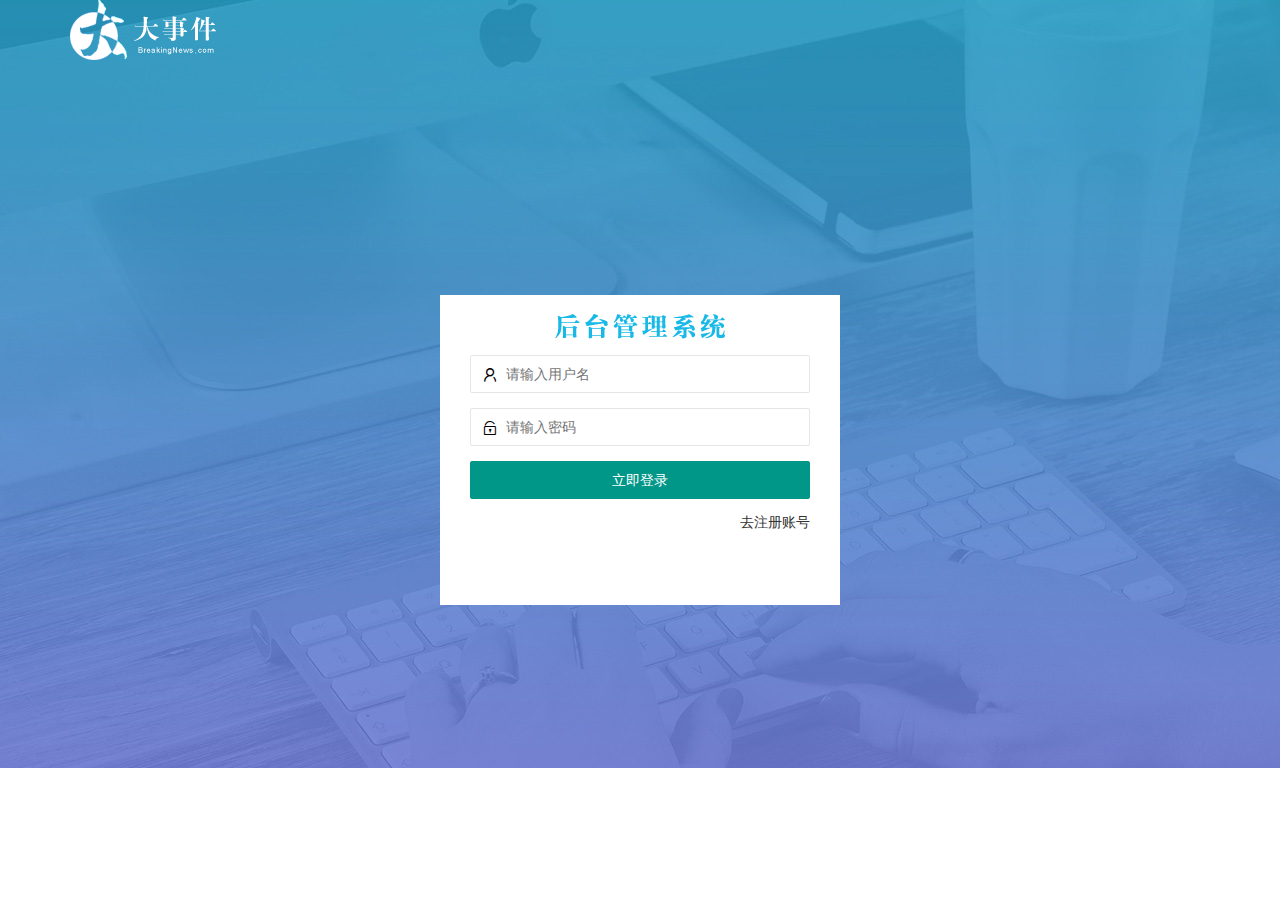
<file: login.html>
<!DOCTYPE html>
<html lang="en">

<head>
    <meta charset="UTF-8">
    <meta name="viewport" content="width=device-width, initial-scale=1.0">
    <title>大事件-登录/注册</title>
    <!-- 引入自己的CSS样式 -->
    <link rel="stylesheet" href="/assets/css/login.css">
    <!-- 引入layui样式表 -->
    <link rel="stylesheet" href="/assets/lib/layui/css/layui.css">
</head>

<body>
    <!-- 头部区域 -->
    <div class="layui-main">
        <img src="/assets/images/logo.png" alt="">
    </div>

    <!-- 登录注册区域 -->
    <div class="loginAndRegBox">
        <div class="title-box">
            <img src="/assets/images/login_title.png" alt="">
        </div>
        <!-- 登录的DIV -->
        <div class="login-box">
            <!-- 登录的表单 -->
            <form class="layui-form" id="form_login">
                <!-- 用户名 -->
                <div class="layui-form-item">
                    <i class="layui-icon layui-icon-username"></i>
                    <input type="text" name="username" required lay-verify="required|username" placeholder="请输入用户名" autocomplete="off" class="layui-input">
                </div>
                <!-- 密码 -->
                <div class="layui-form-item">
                    <i class="layui-icon layui-icon-password"></i>
                    <input type="password" name="password" required lay-verify="required|pass" placeholder="请输入密码" autocomplete="off" class="layui-input">
                </div>
                <!-- 提交登录按钮 -->
                <div class="layui-form-item">
                    <button class="layui-btn layui-btn-fluid" lay-submit>立即登录</button>
                </div>
                <div class="layui-form-item link">
                    <a href="javascript:;" id="login">去注册账号</a>
                </div>
            </form>
        </div>
        <!-- 注册的DIV -->
        <div class="resign-box">
            <!-- 注册的表单 -->
            <form class="layui-form" id="form_reg">
                <!-- 注册用户名 -->
                <div class="layui-form-item">
                    <i class="layui-icon layui-icon-username"></i>
                    <input type="text" name="username" required lay-verify="required|username" placeholder="请输入用户名" autocomplete="off" class="layui-input">
                </div>
                <!--注册 密码 -->
                <div class="layui-form-item">
                    <i class="layui-icon layui-icon-password"></i>
                    <input type="password" name="password" required lay-verify="required|pass" placeholder="请输入密码" autocomplete="off" class="layui-input">
                </div>
                <!--确认注册 密码 -->
                <div class="layui-form-item">
                    <i class="layui-icon layui-icon-password"></i>
                    <input type="password" name="repassword" required lay-verify="required|repwd" placeholder="请再次输入密码" autocomplete="off" class="layui-input">
                </div>
                <!-- 提交注册按钮 -->
                <div class="layui-form-item">
                    <button class="layui-btn layui-btn-fluid" lay-submit>立即注册</button>
                </div>
                <div class="layui-form-item link">
                    <a href="javascript:;" id="resign">去注册账号</a>
                </div>
            </form>
        </div>
    </div>
    <!-- 导入layui的JS样式 -->
    <script src="/assets/lib/layui/layui.all.js"></script>
    <!-- 导入jQuery -->
    <script src="/assets/lib/jquery.js"></script>
    <script src="/assets/js/baseAPI.js"></script>
    <!-- 导入自己的JS -->
    <script src="/assets/js/login.js"></script>
</body>

</html>
</file>
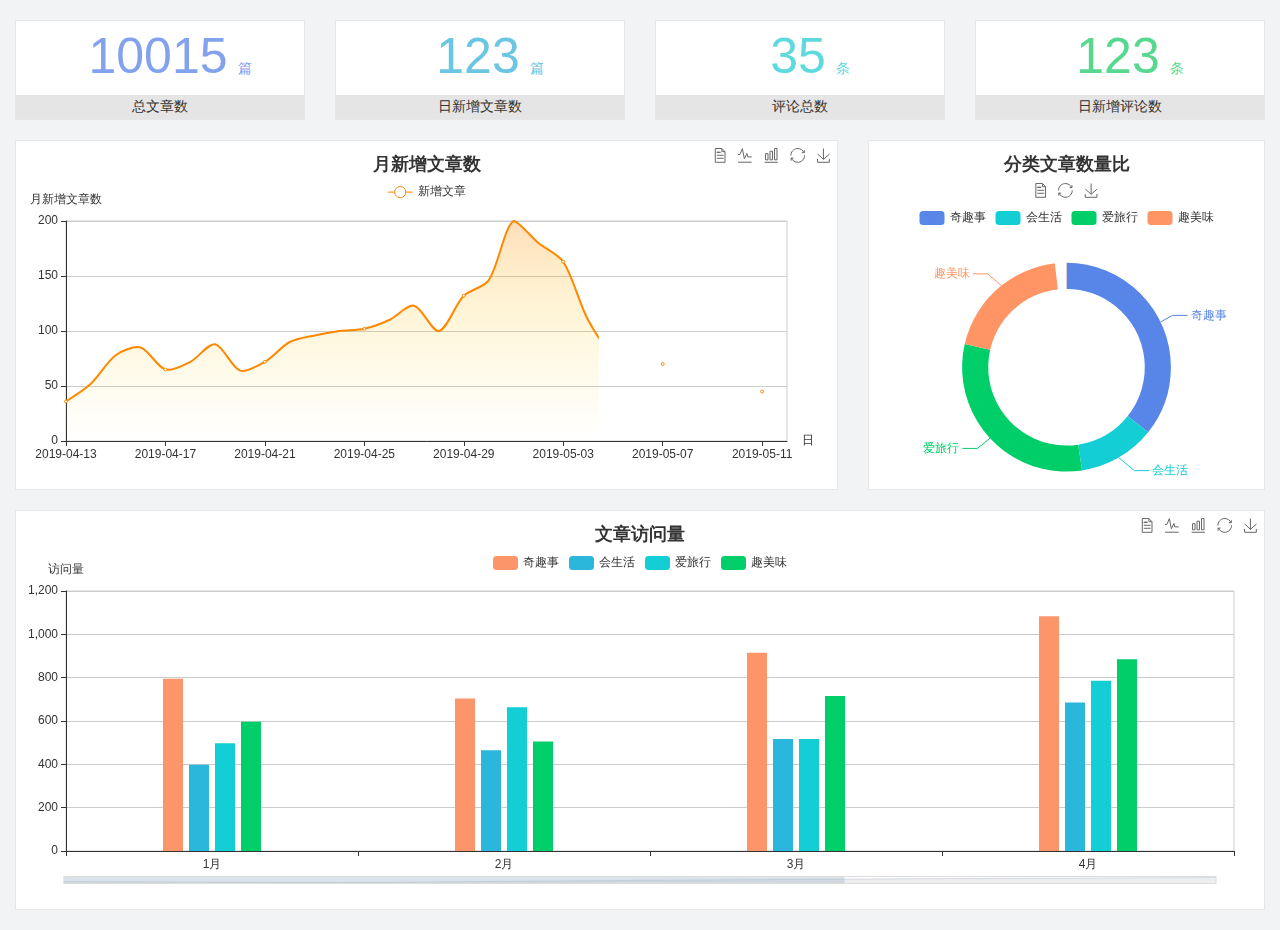
<file: home/dashboard.html>
<!DOCTYPE html>
<html lang="en">

<head>
  <meta charset="UTF-8">
  <meta name="viewport" content="width=device-width, initial-scale=1.0">
  <meta http-equiv="X-UA-Compatible" content="ie=edge">
  <title>图表统计</title>
  <link rel="stylesheet" href="../../assets/lib/bootstrap.css" />
  <link rel="stylesheet" href="../../assets/lib/main.css" />
  <script src="../../assets/lib/jquery.js"></script>
  <script type="text/javascript" src="../../assets/lib/echarts.min.js"></script>
</head>

<body>
  <div class="container-fluid">
    <div class="row spannel_list">
      <div class="col-sm-3 col-xs-6">
        <div class="spannel">
          <em>10015</em><span>篇</span>
          <b>总文章数</b>
        </div>
      </div>
      <div class="col-sm-3 col-xs-6">
        <div class="spannel scolor01">
          <em>123</em><span>篇</span>
          <b>日新增文章数</b>
        </div>
      </div>
      <div class="col-sm-3 col-xs-6">
        <div class="spannel scolor02">
          <em>35</em><span>条</span>
          <b>评论总数</b>
        </div>
      </div>
      <div class="col-sm-3 col-xs-6">
        <div class="spannel scolor03">
          <em>123</em><span>条</span>
          <b>日新增评论数</b>
        </div>
      </div>
    </div>
  </div>

  <div class="container-fluid">
    <div class="row curve-pie">
      <div class="col-lg-8 col-md-8">
        <div class="gragh_pannel" id="curve_show"></div>
      </div>
      <div class="col-lg-4 col-md-4">
        <div class="gragh_pannel" id="pie_show"></div>
      </div>
    </div>
  </div>

  <div class="container-fluid">
    <div class="column_pannel" id="column_show"></div>
  </div>

  <script>
    var oChart = echarts.init(document.getElementById('curve_show'));
    var aList_all = [
      { 'count': 36, 'date': '2019-04-13' },
      { 'count': 52, 'date': '2019-04-14' },
      { 'count': 78, 'date': '2019-04-15' },
      { 'count': 85, 'date': '2019-04-16' },
      { 'count': 65, 'date': '2019-04-17' },
      { 'count': 72, 'date': '2019-04-18' },
      { 'count': 88, 'date': '2019-04-19' },
      { 'count': 64, 'date': '2019-04-20' },
      { 'count': 72, 'date': '2019-04-21' },
      { 'count': 90, 'date': '2019-04-22' },
      { 'count': 96, 'date': '2019-04-23' },
      { 'count': 100, 'date': '2019-04-24' },
      { 'count': 102, 'date': '2019-04-25' },
      { 'count': 110, 'date': '2019-04-26' },
      { 'count': 123, 'date': '2019-04-27' },
      { 'count': 100, 'date': '2019-04-28' },
      { 'count': 132, 'date': '2019-04-29' },
      { 'count': 146, 'date': '2019-04-30' },
      { 'count': 200, 'date': '2019-05-01' },
      { 'count': 180, 'date': '2019-05-02' },
      { 'count': 163, 'date': '2019-05-03' },
      { 'count': 110, 'date': '2019-05-04' },
      { 'count': 80, 'date': '2019-05-05' },
      { 'count': 82, 'date': '2019-05-06' },
      { 'count': 70, 'date': '2019-05-07' },
      { 'count': 65, 'date': '2019-05-08' },
      { 'count': 54, 'date': '2019-05-09' },
      { 'count': 40, 'date': '2019-05-10' },
      { 'count': 45, 'date': '2019-05-11' },
      { 'count': 38, 'date': '2019-05-12' },
    ];

    let aCount = [];
    let aDate = [];

    for (var i = 0; i < aList_all.length; i++) {
      aCount.push(aList_all[i].count);
      aDate.push(aList_all[i].date);
    }

    var chartopt = {
      title: {
        text: '月新增文章数',
        left: 'center',
        top: '10'
      },
      tooltip: {
        trigger: 'axis'
      },
      legend: {
        data: ['新增文章'],
        top: '40'
      },
      toolbox: {
        show: true,
        feature: {
          mark: { show: true },
          dataView: { show: true, readOnly: false },
          magicType: { show: true, type: ['line', 'bar'] },
          restore: { show: true },
          saveAsImage: { show: true }
        }
      },
      calculable: true,
      xAxis: [
        {
          name: '日',
          type: 'category',
          boundaryGap: false,
          data: aDate
        }
      ],
      yAxis: [
        {
          name: '月新增文章数',
          type: 'value'
        }
      ],
      series: [
        {
          name: '新增文章',
          type: 'line',
          smooth: true,
          itemStyle: { normal: { areaStyle: { type: 'default' }, color: '#f80' }, lineStyle: { color: '#f80' } },
          data: aCount
        }],
      areaStyle: {
        normal: {
          color: new echarts.graphic.LinearGradient(0, 0, 0, 1, [{
            offset: 0,
            color: 'rgba(255,136,0,0.39)'
          }, {
            offset: .34,
            color: 'rgba(255,180,0,0.25)'
          }, {
            offset: 1,
            color: 'rgba(255,222,0,0.00)'
          }])

        }
      },
      grid: {
        show: true,
        x: 50,
        x2: 50,
        y: 80,
        height: 220
      }
    };

    oChart.setOption(chartopt);


    var oPie = echarts.init(document.getElementById('pie_show'));
    var oPieopt =
    {
      title: {
        top: 10,
        text: '分类文章数量比',
        x: 'center'
      },
      tooltip: {
        trigger: 'item',
        formatter: "{a} <br/>{b} : {c} ({d}%)"
      },
      color: ['#5885e8', '#13cfd5', '#00ce68', '#ff9565'],
      legend: {
        x: 'center',
        top: 65,
        data: ['奇趣事', '会生活', '爱旅行', '趣美味']
      },
      toolbox: {
        show: true,
        x: 'center',
        top: 35,
        feature: {
          mark: { show: true },
          dataView: { show: true, readOnly: false },
          magicType: {
            show: true,
            type: ['pie', 'funnel'],
            option: {
              funnel: {
                x: '25%',
                width: '50%',
                funnelAlign: 'left',
                max: 1548
              }
            }
          },
          restore: { show: true },
          saveAsImage: { show: true }
        }
      },
      calculable: true,
      series: [
        {
          name: '访问来源',
          type: 'pie',
          radius: ['45%', '60%'],
          center: ['50%', '65%'],
          data: [
            { value: 300, name: '奇趣事' },
            { value: 100, name: '会生活' },
            { value: 260, name: '爱旅行' },
            { value: 180, name: '趣美味' }
          ]
        }
      ]
    };
    oPie.setOption(oPieopt);



    var oColumn = this.echarts.init(document.getElementById('column_show'));
    var oColumnopt =
    {
      title: {
        text: '文章访问量',
        left: 'center',
        top: '10'
      },
      tooltip: {
        trigger: 'axis'
      },
      legend: {
        data: ['奇趣事', '会生活', '爱旅行', '趣美味'],
        top: '40'
      },
      toolbox: {
        show: true,
        feature: {
          mark: { show: true },
          dataView: { show: true, readOnly: false },
          magicType: { show: true, type: ['line', 'bar'] },
          restore: { show: true },
          saveAsImage: { show: true }
        }
      },
      calculable: true,
      xAxis: [
        {
          type: 'category',
          data: ['1月', '2月', '3月', '4月', '5月']
        }
      ],
      yAxis: [
        {
          name: '访问量',
          type: 'value'
        }
      ],
      series: [
        {
          name: '奇趣事',
          type: 'bar',
          barWidth: 20,
          itemStyle: {
            normal: { areaStyle: { type: 'default' }, color: '#fd956a' }
          },
          data: [800, 708, 920, 1090, 1200]
        },
        {
          name: '会生活',
          type: 'bar',
          barWidth: 20,
          itemStyle: {
            normal: { areaStyle: { type: 'default' }, color: '#2bb6db' }
          },
          data: [400, 468, 520, 690, 800]
        },
        {
          name: '爱旅行',
          type: 'bar',
          barWidth: 20,
          itemStyle: {
            normal: { areaStyle: { type: 'default' }, color: '#13cfd5' }
          },
          data: [500, 668, 520, 790, 900]
        },
        {
          name: '趣美味',
          type: 'bar',
          barWidth: 20,
          itemStyle: {
            normal: { areaStyle: { type: 'default' }, color: '#00ce68' }
          },
          data: [600, 508, 720, 890, 1000]
        }
      ],
      grid: {
        show: true,
        x: 50,
        x2: 30,
        y: 80,
        height: 260
      },
      dataZoom: [//给x轴设置滚动条
        {
          start: 0,//默认为0
          end: 100 - 1000 / 31,//默认为100
          type: 'slider',
          show: true,
          xAxisIndex: [0],
          handleSize: 0,//滑动条的 左右2个滑动条的大小
          height: 8,//组件高度
          left: 45, //左边的距离
          right: 50,//右边的距离
          bottom: 26,//右边的距离
          handleColor: '#ddd',//h滑动图标的颜色
          handleStyle: {
            borderColor: "#cacaca",
            borderWidth: "1",
            shadowBlur: 2,
            background: "#ddd",
            shadowColor: "#ddd",
          }
        }]
    };
    oColumn.setOption(oColumnopt);
  </script>
</body>

</html>
</file>
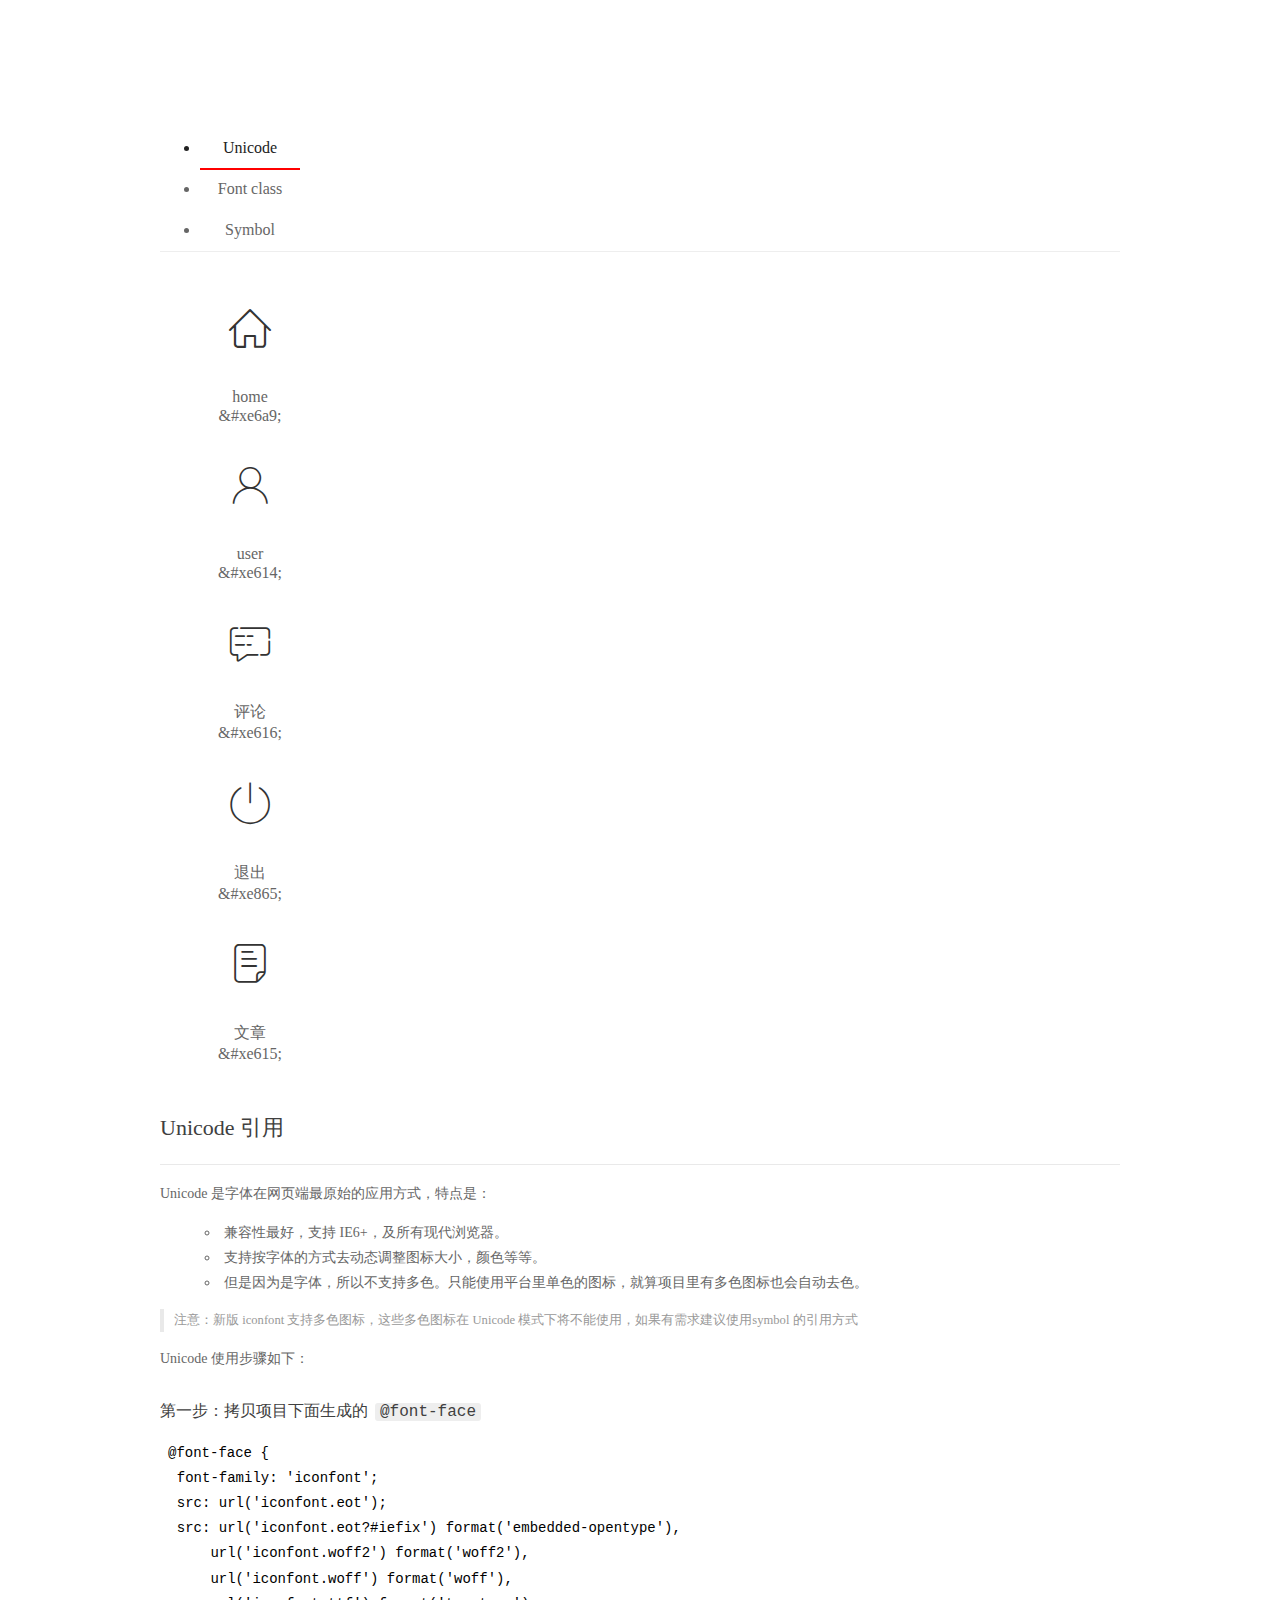
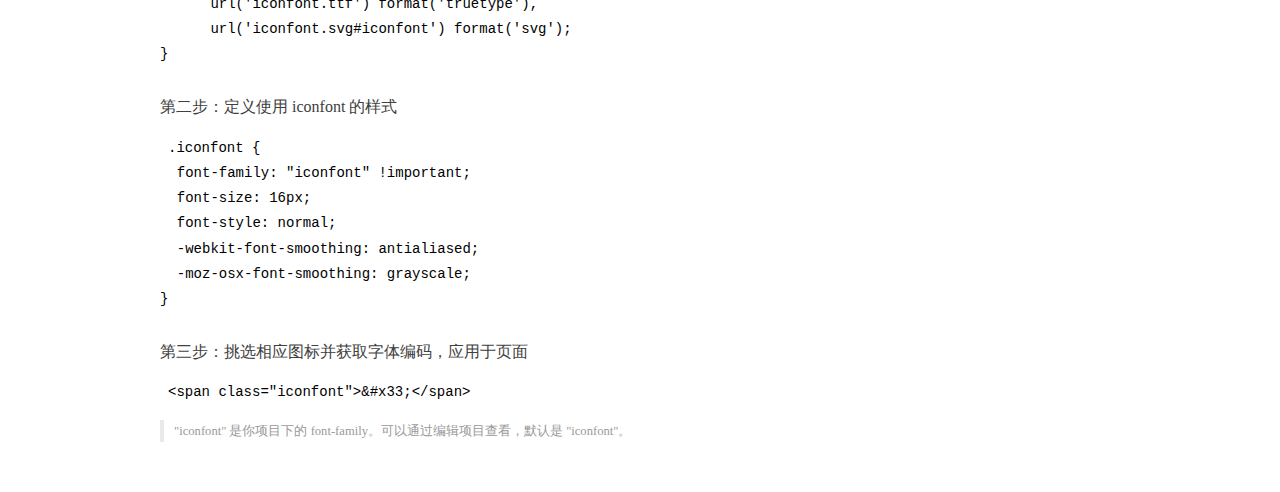
<file: assets/fonts/demo_index.html>
<!DOCTYPE html>
<html>
<head>
  <meta charset="utf-8"/>
  <title>IconFont Demo</title>
  <link rel="shortcut icon" href="https://gtms04.alicdn.com/tps/i4/TB1_oz6GVXXXXaFXpXXJDFnIXXX-64-64.ico" type="image/x-icon"/>
  <link rel="stylesheet" href="https://g.alicdn.com/thx/cube/1.3.2/cube.min.css">
  <link rel="stylesheet" href="demo.css">
  <link rel="stylesheet" href="iconfont.css">
  <script src="iconfont.js"></script>
  <!-- jQuery -->
  <script src="https://a1.alicdn.com/oss/uploads/2018/12/26/7bfddb60-08e8-11e9-9b04-53e73bb6408b.js"></script>
  <!-- 代码高亮 -->
  <script src="https://a1.alicdn.com/oss/uploads/2018/12/26/a3f714d0-08e6-11e9-8a15-ebf944d7534c.js"></script>
</head>
<body>
  <div class="main">
    <h1 class="logo"><a href="https://www.iconfont.cn/" title="iconfont 首页" target="_blank">&#xe86b;</a></h1>
    <div class="nav-tabs">
      <ul id="tabs" class="dib-box">
        <li class="dib active"><span>Unicode</span></li>
        <li class="dib"><span>Font class</span></li>
        <li class="dib"><span>Symbol</span></li>
      </ul>
      
    </div>
    <div class="tab-container">
      <div class="content unicode" style="display: block;">
          <ul class="icon_lists dib-box">
          
            <li class="dib">
              <span class="icon iconfont">&#xe6a9;</span>
                <div class="name">home</div>
                <div class="code-name">&amp;#xe6a9;</div>
              </li>
          
            <li class="dib">
              <span class="icon iconfont">&#xe614;</span>
                <div class="name">user</div>
                <div class="code-name">&amp;#xe614;</div>
              </li>
          
            <li class="dib">
              <span class="icon iconfont">&#xe616;</span>
                <div class="name">评论</div>
                <div class="code-name">&amp;#xe616;</div>
              </li>
          
            <li class="dib">
              <span class="icon iconfont">&#xe865;</span>
                <div class="name">退出</div>
                <div class="code-name">&amp;#xe865;</div>
              </li>
          
            <li class="dib">
              <span class="icon iconfont">&#xe615;</span>
                <div class="name">文章</div>
                <div class="code-name">&amp;#xe615;</div>
              </li>
          
          </ul>
          <div class="article markdown">
          <h2 id="unicode-">Unicode 引用</h2>
          <hr>

          <p>Unicode 是字体在网页端最原始的应用方式，特点是：</p>
          <ul>
            <li>兼容性最好，支持 IE6+，及所有现代浏览器。</li>
            <li>支持按字体的方式去动态调整图标大小，颜色等等。</li>
            <li>但是因为是字体，所以不支持多色。只能使用平台里单色的图标，就算项目里有多色图标也会自动去色。</li>
          </ul>
          <blockquote>
            <p>注意：新版 iconfont 支持多色图标，这些多色图标在 Unicode 模式下将不能使用，如果有需求建议使用symbol 的引用方式</p>
          </blockquote>
          <p>Unicode 使用步骤如下：</p>
          <h3 id="-font-face">第一步：拷贝项目下面生成的 <code>@font-face</code></h3>
<pre><code class="language-css"
>@font-face {
  font-family: 'iconfont';
  src: url('iconfont.eot');
  src: url('iconfont.eot?#iefix') format('embedded-opentype'),
      url('iconfont.woff2') format('woff2'),
      url('iconfont.woff') format('woff'),
      url('iconfont.ttf') format('truetype'),
      url('iconfont.svg#iconfont') format('svg');
}
</code></pre>
          <h3 id="-iconfont-">第二步：定义使用 iconfont 的样式</h3>
<pre><code class="language-css"
>.iconfont {
  font-family: "iconfont" !important;
  font-size: 16px;
  font-style: normal;
  -webkit-font-smoothing: antialiased;
  -moz-osx-font-smoothing: grayscale;
}
</code></pre>
          <h3 id="-">第三步：挑选相应图标并获取字体编码，应用于页面</h3>
<pre>
<code class="language-html"
>&lt;span class="iconfont"&gt;&amp;#x33;&lt;/span&gt;
</code></pre>
          <blockquote>
            <p>"iconfont" 是你项目下的 font-family。可以通过编辑项目查看，默认是 "iconfont"。</p>
          </blockquote>
          </div>
      </div>
      <div class="content font-class">
        <ul class="icon_lists dib-box">
          
          <li class="dib">
            <span class="icon iconfont icon-home"></span>
            <div class="name">
              home
            </div>
            <div class="code-name">.icon-home
            </div>
          </li>
          
          <li class="dib">
            <span class="icon iconfont icon-user"></span>
            <div class="name">
              user
            </div>
            <div class="code-name">.icon-user
            </div>
          </li>
          
          <li class="dib">
            <span class="icon iconfont icon-pinglun"></span>
            <div class="name">
              评论
            </div>
            <div class="code-name">.icon-pinglun
            </div>
          </li>
          
          <li class="dib">
            <span class="icon iconfont icon-tuichu"></span>
            <div class="name">
              退出
            </div>
            <div class="code-name">.icon-tuichu
            </div>
          </li>
          
          <li class="dib">
            <span class="icon iconfont icon-16"></span>
            <div class="name">
              文章
            </div>
            <div class="code-name">.icon-16
            </div>
          </li>
          
        </ul>
        <div class="article markdown">
        <h2 id="font-class-">font-class 引用</h2>
        <hr>

        <p>font-class 是 Unicode 使用方式的一种变种，主要是解决 Unicode 书写不直观，语意不明确的问题。</p>
        <p>与 Unicode 使用方式相比，具有如下特点：</p>
        <ul>
          <li>兼容性良好，支持 IE8+，及所有现代浏览器。</li>
          <li>相比于 Unicode 语意明确，书写更直观。可以很容易分辨这个 icon 是什么。</li>
          <li>因为使用 class 来定义图标，所以当要替换图标时，只需要修改 class 里面的 Unicode 引用。</li>
          <li>不过因为本质上还是使用的字体，所以多色图标还是不支持的。</li>
        </ul>
        <p>使用步骤如下：</p>
        <h3 id="-fontclass-">第一步：引入项目下面生成的 fontclass 代码：</h3>
<pre><code class="language-html">&lt;link rel="stylesheet" href="./iconfont.css"&gt;
</code></pre>
        <h3 id="-">第二步：挑选相应图标并获取类名，应用于页面：</h3>
<pre><code class="language-html">&lt;span class="iconfont icon-xxx"&gt;&lt;/span&gt;
</code></pre>
        <blockquote>
          <p>"
            iconfont" 是你项目下的 font-family。可以通过编辑项目查看，默认是 "iconfont"。</p>
        </blockquote>
      </div>
      </div>
      <div class="content symbol">
          <ul class="icon_lists dib-box">
          
            <li class="dib">
                <svg class="icon svg-icon" aria-hidden="true">
                  <use xlink:href="#icon-home"></use>
                </svg>
                <div class="name">home</div>
                <div class="code-name">#icon-home</div>
            </li>
          
            <li class="dib">
                <svg class="icon svg-icon" aria-hidden="true">
                  <use xlink:href="#icon-user"></use>
                </svg>
                <div class="name">user</div>
                <div class="code-name">#icon-user</div>
            </li>
          
            <li class="dib">
                <svg class="icon svg-icon" aria-hidden="true">
                  <use xlink:href="#icon-pinglun"></use>
                </svg>
                <div class="name">评论</div>
                <div class="code-name">#icon-pinglun</div>
            </li>
          
            <li class="dib">
                <svg class="icon svg-icon" aria-hidden="true">
                  <use xlink:href="#icon-tuichu"></use>
                </svg>
                <div class="name">退出</div>
                <div class="code-name">#icon-tuichu</div>
            </li>
          
            <li class="dib">
                <svg class="icon svg-icon" aria-hidden="true">
                  <use xlink:href="#icon-16"></use>
                </svg>
                <div class="name">文章</div>
                <div class="code-name">#icon-16</div>
            </li>
          
          </ul>
          <div class="article markdown">
          <h2 id="symbol-">Symbol 引用</h2>
          <hr>

          <p>这是一种全新的使用方式，应该说这才是未来的主流，也是平台目前推荐的用法。相关介绍可以参考这篇<a href="">文章</a>
            这种用法其实是做了一个 SVG 的集合，与另外两种相比具有如下特点：</p>
          <ul>
            <li>支持多色图标了，不再受单色限制。</li>
            <li>通过一些技巧，支持像字体那样，通过 <code>font-size</code>, <code>color</code> 来调整样式。</li>
            <li>兼容性较差，支持 IE9+，及现代浏览器。</li>
            <li>浏览器渲染 SVG 的性能一般，还不如 png。</li>
          </ul>
          <p>使用步骤如下：</p>
          <h3 id="-symbol-">第一步：引入项目下面生成的 symbol 代码：</h3>
<pre><code class="language-html">&lt;script src="./iconfont.js"&gt;&lt;/script&gt;
</code></pre>
          <h3 id="-css-">第二步：加入通用 CSS 代码（引入一次就行）：</h3>
<pre><code class="language-html">&lt;style&gt;
.icon {
  width: 1em;
  height: 1em;
  vertical-align: -0.15em;
  fill: currentColor;
  overflow: hidden;
}
&lt;/style&gt;
</code></pre>
          <h3 id="-">第三步：挑选相应图标并获取类名，应用于页面：</h3>
<pre><code class="language-html">&lt;svg class="icon" aria-hidden="true"&gt;
  &lt;use xlink:href="#icon-xxx"&gt;&lt;/use&gt;
&lt;/svg&gt;
</code></pre>
          </div>
      </div>

    </div>
  </div>
  <script>
  $(document).ready(function () {
      $('.tab-container .content:first').show()

      $('#tabs li').click(function (e) {
        var tabContent = $('.tab-container .content')
        var index = $(this).index()

        if ($(this).hasClass('active')) {
          return
        } else {
          $('#tabs li').removeClass('active')
          $(this).addClass('active')

          tabContent.hide().eq(index).fadeIn()
        }
      })
    })
  </script>
</body>
</html>
</file>
<file: assets/css/login.css>
html,
body {
    margin: 0;
    padding: 0;
    background: url(/assets/images/login_bg.jpg) no-repeat;
    background-size: cover;
}

.loginAndRegBox {
    position: absolute;
    top: 50%;
    left: 50%;
    transform: translate(-50%, -50%);
    width: 400px;
    height: 310px;
    background: #fff;
}

.title-box {
    height: 60px;
    line-height: 60px;
    text-align: center;
}

.resign-box {
    display: none;
}

.layui-form {
    padding: 0 30px;
}

.link {
    display: flex;
    justify-content: flex-end;
}

.layui-form-item {
    position: relative;
}

.layui-icon {
    position: absolute;
    top: 12px;
    left: 12px;
}

.layui-form-item .layui-input {
    padding-left: 35px;
}
</file>
<file: assets/lib/layui/css/layui.css>
/** layui-v2.5.5 MIT License By https://www.layui.com */
 .layui-inline,img{display:inline-block;vertical-align:middle}h1,h2,h3,h4,h5,h6{font-weight:400}.layui-edge,.layui-header,.layui-inline,.layui-main{position:relative}.layui-body,.layui-edge,.layui-elip{overflow:hidden}.layui-btn,.layui-edge,.layui-inline,img{vertical-align:middle}.layui-btn,.layui-disabled,.layui-icon,.layui-unselect{-moz-user-select:none;-webkit-user-select:none;-ms-user-select:none}.layui-elip,.layui-form-checkbox span,.layui-form-pane .layui-form-label{text-overflow:ellipsis;white-space:nowrap}.layui-breadcrumb,.layui-tree-btnGroup{visibility:hidden}blockquote,body,button,dd,div,dl,dt,form,h1,h2,h3,h4,h5,h6,input,li,ol,p,pre,td,textarea,th,ul{margin:0;padding:0;-webkit-tap-highlight-color:rgba(0,0,0,0)}a:active,a:hover{outline:0}img{border:none}li{list-style:none}table{border-collapse:collapse;border-spacing:0}h4,h5,h6{font-size:100%}button,input,optgroup,option,select,textarea{font-family:inherit;font-size:inherit;font-style:inherit;font-weight:inherit;outline:0}pre{white-space:pre-wrap;white-space:-moz-pre-wrap;white-space:-pre-wrap;white-space:-o-pre-wrap;word-wrap:break-word}body{line-height:24px;font:14px Helvetica Neue,Helvetica,PingFang SC,Tahoma,Arial,sans-serif}hr{height:1px;margin:10px 0;border:0;clear:both}a{color:#333;text-decoration:none}a:hover{color:#777}a cite{font-style:normal;*cursor:pointer}.layui-border-box,.layui-border-box *{box-sizing:border-box}.layui-box,.layui-box *{box-sizing:content-box}.layui-clear{clear:both;*zoom:1}.layui-clear:after{content:'\20';clear:both;*zoom:1;display:block;height:0}.layui-inline{*display:inline;*zoom:1}.layui-edge{display:inline-block;width:0;height:0;border-width:6px;border-style:dashed;border-color:transparent}.layui-edge-top{top:-4px;border-bottom-color:#999;border-bottom-style:solid}.layui-edge-right{border-left-color:#999;border-left-style:solid}.layui-edge-bottom{top:2px;border-top-color:#999;border-top-style:solid}.layui-edge-left{border-right-color:#999;border-right-style:solid}.layui-disabled,.layui-disabled:hover{color:#d2d2d2!important;cursor:not-allowed!important}.layui-circle{border-radius:100%}.layui-show{display:block!important}.layui-hide{display:none!important}@font-face{font-family:layui-icon;src:url(../font/iconfont.eot?v=250);src:url(../font/iconfont.eot?v=250#iefix) format('embedded-opentype'),url(../font/iconfont.woff2?v=250) format('woff2'),url(../font/iconfont.woff?v=250) format('woff'),url(../font/iconfont.ttf?v=250) format('truetype'),url(../font/iconfont.svg?v=250#layui-icon) format('svg')}.layui-icon{font-family:layui-icon!important;font-size:16px;font-style:normal;-webkit-font-smoothing:antialiased;-moz-osx-font-smoothing:grayscale}.layui-icon-reply-fill:before{content:"\e611"}.layui-icon-set-fill:before{content:"\e614"}.layui-icon-menu-fill:before{content:"\e60f"}.layui-icon-search:before{content:"\e615"}.layui-icon-share:before{content:"\e641"}.layui-icon-set-sm:before{content:"\e620"}.layui-icon-engine:before{content:"\e628"}.layui-icon-close:before{content:"\1006"}.layui-icon-close-fill:before{content:"\1007"}.layui-icon-chart-screen:before{content:"\e629"}.layui-icon-star:before{content:"\e600"}.layui-icon-circle-dot:before{content:"\e617"}.layui-icon-chat:before{content:"\e606"}.layui-icon-release:before{content:"\e609"}.layui-icon-list:before{content:"\e60a"}.layui-icon-chart:before{content:"\e62c"}.layui-icon-ok-circle:before{content:"\1005"}.layui-icon-layim-theme:before{content:"\e61b"}.layui-icon-table:before{content:"\e62d"}.layui-icon-right:before{content:"\e602"}.layui-icon-left:before{content:"\e603"}.layui-icon-cart-simple:before{content:"\e698"}.layui-icon-face-cry:before{content:"\e69c"}.layui-icon-face-smile:before{content:"\e6af"}.layui-icon-survey:before{content:"\e6b2"}.layui-icon-tree:before{content:"\e62e"}.layui-icon-upload-circle:before{content:"\e62f"}.layui-icon-add-circle:before{content:"\e61f"}.layui-icon-download-circle:before{content:"\e601"}.layui-icon-templeate-1:before{content:"\e630"}.layui-icon-util:before{content:"\e631"}.layui-icon-face-surprised:before{content:"\e664"}.layui-icon-edit:before{content:"\e642"}.layui-icon-speaker:before{content:"\e645"}.layui-icon-down:before{content:"\e61a"}.layui-icon-file:before{content:"\e621"}.layui-icon-layouts:before{content:"\e632"}.layui-icon-rate-half:before{content:"\e6c9"}.layui-icon-add-circle-fine:before{content:"\e608"}.layui-icon-prev-circle:before{content:"\e633"}.layui-icon-read:before{content:"\e705"}.layui-icon-404:before{content:"\e61c"}.layui-icon-carousel:before{content:"\e634"}.layui-icon-help:before{content:"\e607"}.layui-icon-code-circle:before{content:"\e635"}.layui-icon-water:before{content:"\e636"}.layui-icon-username:before{content:"\e66f"}.layui-icon-find-fill:before{content:"\e670"}.layui-icon-about:before{content:"\e60b"}.layui-icon-location:before{content:"\e715"}.layui-icon-up:before{content:"\e619"}.layui-icon-pause:before{content:"\e651"}.layui-icon-date:before{content:"\e637"}.layui-icon-layim-uploadfile:before{content:"\e61d"}.layui-icon-delete:before{content:"\e640"}.layui-icon-play:before{content:"\e652"}.layui-icon-top:before{content:"\e604"}.layui-icon-friends:before{content:"\e612"}.layui-icon-refresh-3:before{content:"\e9aa"}.layui-icon-ok:before{content:"\e605"}.layui-icon-layer:before{content:"\e638"}.layui-icon-face-smile-fine:before{content:"\e60c"}.layui-icon-dollar:before{content:"\e659"}.layui-icon-group:before{content:"\e613"}.layui-icon-layim-download:before{content:"\e61e"}.layui-icon-picture-fine:before{content:"\e60d"}.layui-icon-link:before{content:"\e64c"}.layui-icon-diamond:before{content:"\e735"}.layui-icon-log:before{content:"\e60e"}.layui-icon-rate-solid:before{content:"\e67a"}.layui-icon-fonts-del:before{content:"\e64f"}.layui-icon-unlink:before{content:"\e64d"}.layui-icon-fonts-clear:before{content:"\e639"}.layui-icon-triangle-r:before{content:"\e623"}.layui-icon-circle:before{content:"\e63f"}.layui-icon-radio:before{content:"\e643"}.layui-icon-align-center:before{content:"\e647"}.layui-icon-align-right:before{content:"\e648"}.layui-icon-align-left:before{content:"\e649"}.layui-icon-loading-1:before{content:"\e63e"}.layui-icon-return:before{content:"\e65c"}.layui-icon-fonts-strong:before{content:"\e62b"}.layui-icon-upload:before{content:"\e67c"}.layui-icon-dialogue:before{content:"\e63a"}.layui-icon-video:before{content:"\e6ed"}.layui-icon-headset:before{content:"\e6fc"}.layui-icon-cellphone-fine:before{content:"\e63b"}.layui-icon-add-1:before{content:"\e654"}.layui-icon-face-smile-b:before{content:"\e650"}.layui-icon-fonts-html:before{content:"\e64b"}.layui-icon-form:before{content:"\e63c"}.layui-icon-cart:before{content:"\e657"}.layui-icon-camera-fill:before{content:"\e65d"}.layui-icon-tabs:before{content:"\e62a"}.layui-icon-fonts-code:before{content:"\e64e"}.layui-icon-fire:before{content:"\e756"}.layui-icon-set:before{content:"\e716"}.layui-icon-fonts-u:before{content:"\e646"}.layui-icon-triangle-d:before{content:"\e625"}.layui-icon-tips:before{content:"\e702"}.layui-icon-picture:before{content:"\e64a"}.layui-icon-more-vertical:before{content:"\e671"}.layui-icon-flag:before{content:"\e66c"}.layui-icon-loading:before{content:"\e63d"}.layui-icon-fonts-i:before{content:"\e644"}.layui-icon-refresh-1:before{content:"\e666"}.layui-icon-rmb:before{content:"\e65e"}.layui-icon-home:before{content:"\e68e"}.layui-icon-user:before{content:"\e770"}.layui-icon-notice:before{content:"\e667"}.layui-icon-login-weibo:before{content:"\e675"}.layui-icon-voice:before{content:"\e688"}.layui-icon-upload-drag:before{content:"\e681"}.layui-icon-login-qq:before{content:"\e676"}.layui-icon-snowflake:before{content:"\e6b1"}.layui-icon-file-b:before{content:"\e655"}.layui-icon-template:before{content:"\e663"}.layui-icon-auz:before{content:"\e672"}.layui-icon-console:before{content:"\e665"}.layui-icon-app:before{content:"\e653"}.layui-icon-prev:before{content:"\e65a"}.layui-icon-website:before{content:"\e7ae"}.layui-icon-next:before{content:"\e65b"}.layui-icon-component:before{content:"\e857"}.layui-icon-more:before{content:"\e65f"}.layui-icon-login-wechat:before{content:"\e677"}.layui-icon-shrink-right:before{content:"\e668"}.layui-icon-spread-left:before{content:"\e66b"}.layui-icon-camera:before{content:"\e660"}.layui-icon-note:before{content:"\e66e"}.layui-icon-refresh:before{content:"\e669"}.layui-icon-female:before{content:"\e661"}.layui-icon-male:before{content:"\e662"}.layui-icon-password:before{content:"\e673"}.layui-icon-senior:before{content:"\e674"}.layui-icon-theme:before{content:"\e66a"}.layui-icon-tread:before{content:"\e6c5"}.layui-icon-praise:before{content:"\e6c6"}.layui-icon-star-fill:before{content:"\e658"}.layui-icon-rate:before{content:"\e67b"}.layui-icon-template-1:before{content:"\e656"}.layui-icon-vercode:before{content:"\e679"}.layui-icon-cellphone:before{content:"\e678"}.layui-icon-screen-full:before{content:"\e622"}.layui-icon-screen-restore:before{content:"\e758"}.layui-icon-cols:before{content:"\e610"}.layui-icon-export:before{content:"\e67d"}.layui-icon-print:before{content:"\e66d"}.layui-icon-slider:before{content:"\e714"}.layui-icon-addition:before{content:"\e624"}.layui-icon-subtraction:before{content:"\e67e"}.layui-icon-service:before{content:"\e626"}.layui-icon-transfer:before{content:"\e691"}.layui-main{width:1140px;margin:0 auto}.layui-header{z-index:1000;height:60px}.layui-header a:hover{transition:all .5s;-webkit-transition:all .5s}.layui-side{position:fixed;left:0;top:0;bottom:0;z-index:999;width:200px;overflow-x:hidden}.layui-side-scroll{position:relative;width:220px;height:100%;overflow-x:hidden}.layui-body{position:absolute;left:200px;right:0;top:0;bottom:0;z-index:998;width:auto;overflow-y:auto;box-sizing:border-box}.layui-layout-body{overflow:hidden}.layui-layout-admin .layui-header{background-color:#23262E}.layui-layout-admin .layui-side{top:60px;width:200px;overflow-x:hidden}.layui-layout-admin .layui-body{position:fixed;top:60px;bottom:44px}.layui-layout-admin .layui-main{width:auto;margin:0 15px}.layui-layout-admin .layui-footer{position:fixed;left:200px;right:0;bottom:0;height:44px;line-height:44px;padding:0 15px;background-color:#eee}.layui-layout-admin .layui-logo{position:absolute;left:0;top:0;width:200px;height:100%;line-height:60px;text-align:center;color:#009688;font-size:16px}.layui-layout-admin .layui-header .layui-nav{background:0 0}.layui-layout-left{position:absolute!important;left:200px;top:0}.layui-layout-right{position:absolute!important;right:0;top:0}.layui-container{position:relative;margin:0 auto;padding:0 15px;box-sizing:border-box}.layui-fluid{position:relative;margin:0 auto;padding:0 15px}.layui-row:after,.layui-row:before{content:'';display:block;clear:both}.layui-col-lg1,.layui-col-lg10,.layui-col-lg11,.layui-col-lg12,.layui-col-lg2,.layui-col-lg3,.layui-col-lg4,.layui-col-lg5,.layui-col-lg6,.layui-col-lg7,.layui-col-lg8,.layui-col-lg9,.layui-col-md1,.layui-col-md10,.layui-col-md11,.layui-col-md12,.layui-col-md2,.layui-col-md3,.layui-col-md4,.layui-col-md5,.layui-col-md6,.layui-col-md7,.layui-col-md8,.layui-col-md9,.layui-col-sm1,.layui-col-sm10,.layui-col-sm11,.layui-col-sm12,.layui-col-sm2,.layui-col-sm3,.layui-col-sm4,.layui-col-sm5,.layui-col-sm6,.layui-col-sm7,.layui-col-sm8,.layui-col-sm9,.layui-col-xs1,.layui-col-xs10,.layui-col-xs11,.layui-col-xs12,.layui-col-xs2,.layui-col-xs3,.layui-col-xs4,.layui-col-xs5,.layui-col-xs6,.layui-col-xs7,.layui-col-xs8,.layui-col-xs9{position:relative;display:block;box-sizing:border-box}.layui-col-xs1,.layui-col-xs10,.layui-col-xs11,.layui-col-xs12,.layui-col-xs2,.layui-col-xs3,.layui-col-xs4,.layui-col-xs5,.layui-col-xs6,.layui-col-xs7,.layui-col-xs8,.layui-col-xs9{float:left}.layui-col-xs1{width:8.33333333%}.layui-col-xs2{width:16.66666667%}.layui-col-xs3{width:25%}.layui-col-xs4{width:33.33333333%}.layui-col-xs5{width:41.66666667%}.layui-col-xs6{width:50%}.layui-col-xs7{width:58.33333333%}.layui-col-xs8{width:66.66666667%}.layui-col-xs9{width:75%}.layui-col-xs10{width:83.33333333%}.layui-col-xs11{width:91.66666667%}.layui-col-xs12{width:100%}.layui-col-xs-offset1{margin-left:8.33333333%}.layui-col-xs-offset2{margin-left:16.66666667%}.layui-col-xs-offset3{margin-left:25%}.layui-col-xs-offset4{margin-left:33.33333333%}.layui-col-xs-offset5{margin-left:41.66666667%}.layui-col-xs-offset6{margin-left:50%}.layui-col-xs-offset7{margin-left:58.33333333%}.layui-col-xs-offset8{margin-left:66.66666667%}.layui-col-xs-offset9{margin-left:75%}.layui-col-xs-offset10{margin-left:83.33333333%}.layui-col-xs-offset11{margin-left:91.66666667%}.layui-col-xs-offset12{margin-left:100%}@media screen and (max-width:768px){.layui-hide-xs{display:none!important}.layui-show-xs-block{display:block!important}.layui-show-xs-inline{display:inline!important}.layui-show-xs-inline-block{display:inline-block!important}}@media screen and (min-width:768px){.layui-container{width:750px}.layui-hide-sm{display:none!important}.layui-show-sm-block{display:block!important}.layui-show-sm-inline{display:inline!important}.layui-show-sm-inline-block{display:inline-block!important}.layui-col-sm1,.layui-col-sm10,.layui-col-sm11,.layui-col-sm12,.layui-col-sm2,.layui-col-sm3,.layui-col-sm4,.layui-col-sm5,.layui-col-sm6,.layui-col-sm7,.layui-col-sm8,.layui-col-sm9{float:left}.layui-col-sm1{width:8.33333333%}.layui-col-sm2{width:16.66666667%}.layui-col-sm3{width:25%}.layui-col-sm4{width:33.33333333%}.layui-col-sm5{width:41.66666667%}.layui-col-sm6{width:50%}.layui-col-sm7{width:58.33333333%}.layui-col-sm8{width:66.66666667%}.layui-col-sm9{width:75%}.layui-col-sm10{width:83.33333333%}.layui-col-sm11{width:91.66666667%}.layui-col-sm12{width:100%}.layui-col-sm-offset1{margin-left:8.33333333%}.layui-col-sm-offset2{margin-left:16.66666667%}.layui-col-sm-offset3{margin-left:25%}.layui-col-sm-offset4{margin-left:33.33333333%}.layui-col-sm-offset5{margin-left:41.66666667%}.layui-col-sm-offset6{margin-left:50%}.layui-col-sm-offset7{margin-left:58.33333333%}.layui-col-sm-offset8{margin-left:66.66666667%}.layui-col-sm-offset9{margin-left:75%}.layui-col-sm-offset10{margin-left:83.33333333%}.layui-col-sm-offset11{margin-left:91.66666667%}.layui-col-sm-offset12{margin-left:100%}}@media screen and (min-width:992px){.layui-container{width:970px}.layui-hide-md{display:none!important}.layui-show-md-block{display:block!important}.layui-show-md-inline{display:inline!important}.layui-show-md-inline-block{display:inline-block!important}.layui-col-md1,.layui-col-md10,.layui-col-md11,.layui-col-md12,.layui-col-md2,.layui-col-md3,.layui-col-md4,.layui-col-md5,.layui-col-md6,.layui-col-md7,.layui-col-md8,.layui-col-md9{float:left}.layui-col-md1{width:8.33333333%}.layui-col-md2{width:16.66666667%}.layui-col-md3{width:25%}.layui-col-md4{width:33.33333333%}.layui-col-md5{width:41.66666667%}.layui-col-md6{width:50%}.layui-col-md7{width:58.33333333%}.layui-col-md8{width:66.66666667%}.layui-col-md9{width:75%}.layui-col-md10{width:83.33333333%}.layui-col-md11{width:91.66666667%}.layui-col-md12{width:100%}.layui-col-md-offset1{margin-left:8.33333333%}.layui-col-md-offset2{margin-left:16.66666667%}.layui-col-md-offset3{margin-left:25%}.layui-col-md-offset4{margin-left:33.33333333%}.layui-col-md-offset5{margin-left:41.66666667%}.layui-col-md-offset6{margin-left:50%}.layui-col-md-offset7{margin-left:58.33333333%}.layui-col-md-offset8{margin-left:66.66666667%}.layui-col-md-offset9{margin-left:75%}.layui-col-md-offset10{margin-left:83.33333333%}.layui-col-md-offset11{margin-left:91.66666667%}.layui-col-md-offset12{margin-left:100%}}@media screen and (min-width:1200px){.layui-container{width:1170px}.layui-hide-lg{display:none!important}.layui-show-lg-block{display:block!important}.layui-show-lg-inline{display:inline!important}.layui-show-lg-inline-block{display:inline-block!important}.layui-col-lg1,.layui-col-lg10,.layui-col-lg11,.layui-col-lg12,.layui-col-lg2,.layui-col-lg3,.layui-col-lg4,.layui-col-lg5,.layui-col-lg6,.layui-col-lg7,.layui-col-lg8,.layui-col-lg9{float:left}.layui-col-lg1{width:8.33333333%}.layui-col-lg2{width:16.66666667%}.layui-col-lg3{width:25%}.layui-col-lg4{width:33.33333333%}.layui-col-lg5{width:41.66666667%}.layui-col-lg6{width:50%}.layui-col-lg7{width:58.33333333%}.layui-col-lg8{width:66.66666667%}.layui-col-lg9{width:75%}.layui-col-lg10{width:83.33333333%}.layui-col-lg11{width:91.66666667%}.layui-col-lg12{width:100%}.layui-col-lg-offset1{margin-left:8.33333333%}.layui-col-lg-offset2{margin-left:16.66666667%}.layui-col-lg-offset3{margin-left:25%}.layui-col-lg-offset4{margin-left:33.33333333%}.layui-col-lg-offset5{margin-left:41.66666667%}.layui-col-lg-offset6{margin-left:50%}.layui-col-lg-offset7{margin-left:58.33333333%}.layui-col-lg-offset8{margin-left:66.66666667%}.layui-col-lg-offset9{margin-left:75%}.layui-col-lg-offset10{margin-left:83.33333333%}.layui-col-lg-offset11{margin-left:91.66666667%}.layui-col-lg-offset12{margin-left:100%}}.layui-col-space1{margin:-.5px}.layui-col-space1>*{padding:.5px}.layui-col-space3{margin:-1.5px}.layui-col-space3>*{padding:1.5px}.layui-col-space5{margin:-2.5px}.layui-col-space5>*{padding:2.5px}.layui-col-space8{margin:-3.5px}.layui-col-space8>*{padding:3.5px}.layui-col-space10{margin:-5px}.layui-col-space10>*{padding:5px}.layui-col-space12{margin:-6px}.layui-col-space12>*{padding:6px}.layui-col-space15{margin:-7.5px}.layui-col-space15>*{padding:7.5px}.layui-col-space18{margin:-9px}.layui-col-space18>*{padding:9px}.layui-col-space20{margin:-10px}.layui-col-space20>*{padding:10px}.layui-col-space22{margin:-11px}.layui-col-space22>*{padding:11px}.layui-col-space25{margin:-12.5px}.layui-col-space25>*{padding:12.5px}.layui-col-space30{margin:-15px}.layui-col-space30>*{padding:15px}.layui-btn,.layui-input,.layui-select,.layui-textarea,.layui-upload-button{outline:0;-webkit-appearance:none;transition:all .3s;-webkit-transition:all .3s;box-sizing:border-box}.layui-elem-quote{margin-bottom:10px;padding:15px;line-height:22px;border-left:5px solid #009688;border-radius:0 2px 2px 0;background-color:#f2f2f2}.layui-quote-nm{border-style:solid;border-width:1px 1px 1px 5px;background:0 0}.layui-elem-field{margin-bottom:10px;padding:0;border-width:1px;border-style:solid}.layui-elem-field legend{margin-left:20px;padding:0 10px;font-size:20px;font-weight:300}.layui-field-title{margin:10px 0 20px;border-width:1px 0 0}.layui-field-box{padding:10px 15px}.layui-field-title .layui-field-box{padding:10px 0}.layui-progress{position:relative;height:6px;border-radius:20px;background-color:#e2e2e2}.layui-progress-bar{position:absolute;left:0;top:0;width:0;max-width:100%;height:6px;border-radius:20px;text-align:right;background-color:#5FB878;transition:all .3s;-webkit-transition:all .3s}.layui-progress-big,.layui-progress-big .layui-progress-bar{height:18px;line-height:18px}.layui-progress-text{position:relative;top:-20px;line-height:18px;font-size:12px;color:#666}.layui-progress-big .layui-progress-text{position:static;padding:0 10px;color:#fff}.layui-collapse{border-width:1px;border-style:solid;border-radius:2px}.layui-colla-content,.layui-colla-item{border-top-width:1px;border-top-style:solid}.layui-colla-item:first-child{border-top:none}.layui-colla-title{position:relative;height:42px;line-height:42px;padding:0 15px 0 35px;color:#333;background-color:#f2f2f2;cursor:pointer;font-size:14px;overflow:hidden}.layui-colla-content{display:none;padding:10px 15px;line-height:22px;color:#666}.layui-colla-icon{position:absolute;left:15px;top:0;font-size:14px}.layui-card{margin-bottom:15px;border-radius:2px;background-color:#fff;box-shadow:0 1px 2px 0 rgba(0,0,0,.05)}.layui-card:last-child{margin-bottom:0}.layui-card-header{position:relative;height:42px;line-height:42px;padding:0 15px;border-bottom:1px solid #f6f6f6;color:#333;border-radius:2px 2px 0 0;font-size:14px}.layui-bg-black,.layui-bg-blue,.layui-bg-cyan,.layui-bg-green,.layui-bg-orange,.layui-bg-red{color:#fff!important}.layui-card-body{position:relative;padding:10px 15px;line-height:24px}.layui-card-body[pad15]{padding:15px}.layui-card-body[pad20]{padding:20px}.layui-card-body .layui-table{margin:5px 0}.layui-card .layui-tab{margin:0}.layui-panel-window{position:relative;padding:15px;border-radius:0;border-top:5px solid #E6E6E6;background-color:#fff}.layui-auxiliar-moving{position:fixed;left:0;right:0;top:0;bottom:0;width:100%;height:100%;background:0 0;z-index:9999999999}.layui-form-label,.layui-form-mid,.layui-form-select,.layui-input-block,.layui-input-inline,.layui-textarea{position:relative}.layui-bg-red{background-color:#FF5722!important}.layui-bg-orange{background-color:#FFB800!important}.layui-bg-green{background-color:#009688!important}.layui-bg-cyan{background-color:#2F4056!important}.layui-bg-blue{background-color:#1E9FFF!important}.layui-bg-black{background-color:#393D49!important}.layui-bg-gray{background-color:#eee!important;color:#666!important}.layui-badge-rim,.layui-colla-content,.layui-colla-item,.layui-collapse,.layui-elem-field,.layui-form-pane .layui-form-item[pane],.layui-form-pane .layui-form-label,.layui-input,.layui-layedit,.layui-layedit-tool,.layui-quote-nm,.layui-select,.layui-tab-bar,.layui-tab-card,.layui-tab-title,.layui-tab-title .layui-this:after,.layui-textarea{border-color:#e6e6e6}.layui-timeline-item:before,hr{background-color:#e6e6e6}.layui-text{line-height:22px;font-size:14px;color:#666}.layui-text h1,.layui-text h2,.layui-text h3{font-weight:500;color:#333}.layui-text h1{font-size:30px}.layui-text h2{font-size:24px}.layui-text h3{font-size:18px}.layui-text a:not(.layui-btn){color:#01AAED}.layui-text a:not(.layui-btn):hover{text-decoration:underline}.layui-text ul{padding:5px 0 5px 15px}.layui-text ul li{margin-top:5px;list-style-type:disc}.layui-text em,.layui-word-aux{color:#999!important;padding:0 5px!important}.layui-btn{display:inline-block;height:38px;line-height:38px;padding:0 18px;background-color:#009688;color:#fff;white-space:nowrap;text-align:center;font-size:14px;border:none;border-radius:2px;cursor:pointer}.layui-btn:hover{opacity:.8;filter:alpha(opacity=80);color:#fff}.layui-btn:active{opacity:1;filter:alpha(opacity=100)}.layui-btn+.layui-btn{margin-left:10px}.layui-btn-container{font-size:0}.layui-btn-container .layui-btn{margin-right:10px;margin-bottom:10px}.layui-btn-container .layui-btn+.layui-btn{margin-left:0}.layui-table .layui-btn-container .layui-btn{margin-bottom:9px}.layui-btn-radius{border-radius:100px}.layui-btn .layui-icon{margin-right:3px;font-size:18px;vertical-align:bottom;vertical-align:middle\9}.layui-btn-primary{border:1px solid #C9C9C9;background-color:#fff;color:#555}.layui-btn-primary:hover{border-color:#009688;color:#333}.layui-btn-normal{background-color:#1E9FFF}.layui-btn-warm{background-color:#FFB800}.layui-btn-danger{background-color:#FF5722}.layui-btn-checked{background-color:#5FB878}.layui-btn-disabled,.layui-btn-disabled:active,.layui-btn-disabled:hover{border:1px solid #e6e6e6;background-color:#FBFBFB;color:#C9C9C9;cursor:not-allowed;opacity:1}.layui-btn-lg{height:44px;line-height:44px;padding:0 25px;font-size:16px}.layui-btn-sm{height:30px;line-height:30px;padding:0 10px;font-size:12px}.layui-btn-sm i{font-size:16px!important}.layui-btn-xs{height:22px;line-height:22px;padding:0 5px;font-size:12px}.layui-btn-xs i{font-size:14px!important}.layui-btn-group{display:inline-block;vertical-align:middle;font-size:0}.layui-btn-group .layui-btn{margin-left:0!important;margin-right:0!important;border-left:1px solid rgba(255,255,255,.5);border-radius:0}.layui-btn-group .layui-btn-primary{border-left:none}.layui-btn-group .layui-btn-primary:hover{border-color:#C9C9C9;color:#009688}.layui-btn-group .layui-btn:first-child{border-left:none;border-radius:2px 0 0 2px}.layui-btn-group .layui-btn-primary:first-child{border-left:1px solid #c9c9c9}.layui-btn-group .layui-btn:last-child{border-radius:0 2px 2px 0}.layui-btn-group .layui-btn+.layui-btn{margin-left:0}.layui-btn-group+.layui-btn-group{margin-left:10px}.layui-btn-fluid{width:100%}.layui-input,.layui-select,.layui-textarea{height:38px;line-height:1.3;line-height:38px\9;border-width:1px;border-style:solid;background-color:#fff;border-radius:2px}.layui-input::-webkit-input-placeholder,.layui-select::-webkit-input-placeholder,.layui-textarea::-webkit-input-placeholder{line-height:1.3}.layui-input,.layui-textarea{display:block;width:100%;padding-left:10px}.layui-input:hover,.layui-textarea:hover{border-color:#D2D2D2!important}.layui-input:focus,.layui-textarea:focus{border-color:#C9C9C9!important}.layui-textarea{min-height:100px;height:auto;line-height:20px;padding:6px 10px;resize:vertical}.layui-select{padding:0 10px}.layui-form input[type=checkbox],.layui-form input[type=radio],.layui-form select{display:none}.layui-form [lay-ignore]{display:initial}.layui-form-item{margin-bottom:15px;clear:both;*zoom:1}.layui-form-item:after{content:'\20';clear:both;*zoom:1;display:block;height:0}.layui-form-label{float:left;display:block;padding:9px 15px;width:80px;font-weight:400;line-height:20px;text-align:right}.layui-form-label-col{display:block;float:none;padding:9px 0;line-height:20px;text-align:left}.layui-form-item .layui-inline{margin-bottom:5px;margin-right:10px}.layui-input-block{margin-left:110px;min-height:36px}.layui-input-inline{display:inline-block;vertical-align:middle}.layui-form-item .layui-input-inline{float:left;width:190px;margin-right:10px}.layui-form-text .layui-input-inline{width:auto}.layui-form-mid{float:left;display:block;padding:9px 0!important;line-height:20px;margin-right:10px}.layui-form-danger+.layui-form-select .layui-input,.layui-form-danger:focus{border-color:#FF5722!important}.layui-form-select .layui-input{padding-right:30px;cursor:pointer}.layui-form-select .layui-edge{position:absolute;right:10px;top:50%;margin-top:-3px;cursor:pointer;border-width:6px;border-top-color:#c2c2c2;border-top-style:solid;transition:all .3s;-webkit-transition:all .3s}.layui-form-select dl{display:none;position:absolute;left:0;top:42px;padding:5px 0;z-index:899;min-width:100%;border:1px solid #d2d2d2;max-height:300px;overflow-y:auto;background-color:#fff;border-radius:2px;box-shadow:0 2px 4px rgba(0,0,0,.12);box-sizing:border-box}.layui-form-select dl dd,.layui-form-select dl dt{padding:0 10px;line-height:36px;white-space:nowrap;overflow:hidden;text-overflow:ellipsis}.layui-form-select dl dt{font-size:12px;color:#999}.layui-form-select dl dd{cursor:pointer}.layui-form-select dl dd:hover{background-color:#f2f2f2;-webkit-transition:.5s all;transition:.5s all}.layui-form-select .layui-select-group dd{padding-left:20px}.layui-form-select dl dd.layui-select-tips{padding-left:10px!important;color:#999}.layui-form-select dl dd.layui-this{background-color:#5FB878;color:#fff}.layui-form-checkbox,.layui-form-select dl dd.layui-disabled{background-color:#fff}.layui-form-selected dl{display:block}.layui-form-checkbox,.layui-form-checkbox *,.layui-form-switch{display:inline-block;vertical-align:middle}.layui-form-selected .layui-edge{margin-top:-9px;-webkit-transform:rotate(180deg);transform:rotate(180deg);margin-top:-3px\9}:root .layui-form-selected .layui-edge{margin-top:-9px\0/IE9}.layui-form-selectup dl{top:auto;bottom:42px}.layui-select-none{margin:5px 0;text-align:center;color:#999}.layui-select-disabled .layui-disabled{border-color:#eee!important}.layui-select-disabled .layui-edge{border-top-color:#d2d2d2}.layui-form-checkbox{position:relative;height:30px;line-height:30px;margin-right:10px;padding-right:30px;cursor:pointer;font-size:0;-webkit-transition:.1s linear;transition:.1s linear;box-sizing:border-box}.layui-form-checkbox span{padding:0 10px;height:100%;font-size:14px;border-radius:2px 0 0 2px;background-color:#d2d2d2;color:#fff;overflow:hidden}.layui-form-checkbox:hover span{background-color:#c2c2c2}.layui-form-checkbox i{position:absolute;right:0;top:0;width:30px;height:28px;border:1px solid #d2d2d2;border-left:none;border-radius:0 2px 2px 0;color:#fff;font-size:20px;text-align:center}.layui-form-checkbox:hover i{border-color:#c2c2c2;color:#c2c2c2}.layui-form-checked,.layui-form-checked:hover{border-color:#5FB878}.layui-form-checked span,.layui-form-checked:hover span{background-color:#5FB878}.layui-form-checked i,.layui-form-checked:hover i{color:#5FB878}.layui-form-item .layui-form-checkbox{margin-top:4px}.layui-form-checkbox[lay-skin=primary]{height:auto!important;line-height:normal!important;min-width:18px;min-height:18px;border:none!important;margin-right:0;padding-left:28px;padding-right:0;background:0 0}.layui-form-checkbox[lay-skin=primary] span{padding-left:0;padding-right:15px;line-height:18px;background:0 0;color:#666}.layui-form-checkbox[lay-skin=primary] i{right:auto;left:0;width:16px;height:16px;line-height:16px;border:1px solid #d2d2d2;font-size:12px;border-radius:2px;background-color:#fff;-webkit-transition:.1s linear;transition:.1s linear}.layui-form-checkbox[lay-skin=primary]:hover i{border-color:#5FB878;color:#fff}.layui-form-checked[lay-skin=primary] i{border-color:#5FB878!important;background-color:#5FB878;color:#fff}.layui-checkbox-disbaled[lay-skin=primary] span{background:0 0!important;color:#c2c2c2}.layui-checkbox-disbaled[lay-skin=primary]:hover i{border-color:#d2d2d2}.layui-form-item .layui-form-checkbox[lay-skin=primary]{margin-top:10px}.layui-form-switch{position:relative;height:22px;line-height:22px;min-width:35px;padding:0 5px;margin-top:8px;border:1px solid #d2d2d2;border-radius:20px;cursor:pointer;background-color:#fff;-webkit-transition:.1s linear;transition:.1s linear}.layui-form-switch i{position:absolute;left:5px;top:3px;width:16px;height:16px;border-radius:20px;background-color:#d2d2d2;-webkit-transition:.1s linear;transition:.1s linear}.layui-form-switch em{position:relative;top:0;width:25px;margin-left:21px;padding:0!important;text-align:center!important;color:#999!important;font-style:normal!important;font-size:12px}.layui-form-onswitch{border-color:#5FB878;background-color:#5FB878}.layui-checkbox-disbaled,.layui-checkbox-disbaled i{border-color:#e2e2e2!important}.layui-form-onswitch i{left:100%;margin-left:-21px;background-color:#fff}.layui-form-onswitch em{margin-left:5px;margin-right:21px;color:#fff!important}.layui-checkbox-disbaled span{background-color:#e2e2e2!important}.layui-checkbox-disbaled:hover i{color:#fff!important}[lay-radio]{display:none}.layui-form-radio,.layui-form-radio *{display:inline-block;vertical-align:middle}.layui-form-radio{line-height:28px;margin:6px 10px 0 0;padding-right:10px;cursor:pointer;font-size:0}.layui-form-radio *{font-size:14px}.layui-form-radio>i{margin-right:8px;font-size:22px;color:#c2c2c2}.layui-form-radio>i:hover,.layui-form-radioed>i{color:#5FB878}.layui-radio-disbaled>i{color:#e2e2e2!important}.layui-form-pane .layui-form-label{width:110px;padding:8px 15px;height:38px;line-height:20px;border-width:1px;border-style:solid;border-radius:2px 0 0 2px;text-align:center;background-color:#FBFBFB;overflow:hidden;box-sizing:border-box}.layui-form-pane .layui-input-inline{margin-left:-1px}.layui-form-pane .layui-input-block{margin-left:110px;left:-1px}.layui-form-pane .layui-input{border-radius:0 2px 2px 0}.layui-form-pane .layui-form-text .layui-form-label{float:none;width:100%;border-radius:2px;box-sizing:border-box;text-align:left}.layui-form-pane .layui-form-text .layui-input-inline{display:block;margin:0;top:-1px;clear:both}.layui-form-pane .layui-form-text .layui-input-block{margin:0;left:0;top:-1px}.layui-form-pane .layui-form-text .layui-textarea{min-height:100px;border-radius:0 0 2px 2px}.layui-form-pane .layui-form-checkbox{margin:4px 0 4px 10px}.layui-form-pane .layui-form-radio,.layui-form-pane .layui-form-switch{margin-top:6px;margin-left:10px}.layui-form-pane .layui-form-item[pane]{position:relative;border-width:1px;border-style:solid}.layui-form-pane .layui-form-item[pane] .layui-form-label{position:absolute;left:0;top:0;height:100%;border-width:0 1px 0 0}.layui-form-pane .layui-form-item[pane] .layui-input-inline{margin-left:110px}@media screen and (max-width:450px){.layui-form-item .layui-form-label{text-overflow:ellipsis;overflow:hidden;white-space:nowrap}.layui-form-item .layui-inline{display:block;margin-right:0;margin-bottom:20px;clear:both}.layui-form-item .layui-inline:after{content:'\20';clear:both;display:block;height:0}.layui-form-item .layui-input-inline{display:block;float:none;left:-3px;width:auto;margin:0 0 10px 112px}.layui-form-item .layui-input-inline+.layui-form-mid{margin-left:110px;top:-5px;padding:0}.layui-form-item .layui-form-checkbox{margin-right:5px;margin-bottom:5px}}.layui-layedit{border-width:1px;border-style:solid;border-radius:2px}.layui-layedit-tool{padding:3px 5px;border-bottom-width:1px;border-bottom-style:solid;font-size:0}.layedit-tool-fixed{position:fixed;top:0;border-top:1px solid #e2e2e2}.layui-layedit-tool .layedit-tool-mid,.layui-layedit-tool .layui-icon{display:inline-block;vertical-align:middle;text-align:center;font-size:14px}.layui-layedit-tool .layui-icon{position:relative;width:32px;height:30px;line-height:30px;margin:3px 5px;color:#777;cursor:pointer;border-radius:2px}.layui-layedit-tool .layui-icon:hover{color:#393D49}.layui-layedit-tool .layui-icon:active{color:#000}.layui-layedit-tool .layedit-tool-active{background-color:#e2e2e2;color:#000}.layui-layedit-tool .layui-disabled,.layui-layedit-tool .layui-disabled:hover{color:#d2d2d2;cursor:not-allowed}.layui-layedit-tool .layedit-tool-mid{width:1px;height:18px;margin:0 10px;background-color:#d2d2d2}.layedit-tool-html{width:50px!important;font-size:30px!important}.layedit-tool-b,.layedit-tool-code,.layedit-tool-help{font-size:16px!important}.layedit-tool-d,.layedit-tool-face,.layedit-tool-image,.layedit-tool-unlink{font-size:18px!important}.layedit-tool-image input{position:absolute;font-size:0;left:0;top:0;width:100%;height:100%;opacity:.01;filter:Alpha(opacity=1);cursor:pointer}.layui-layedit-iframe iframe{display:block;width:100%}#LAY_layedit_code{overflow:hidden}.layui-laypage{display:inline-block;*display:inline;*zoom:1;vertical-align:middle;margin:10px 0;font-size:0}.layui-laypage>a:first-child,.layui-laypage>a:first-child em{border-radius:2px 0 0 2px}.layui-laypage>a:last-child,.layui-laypage>a:last-child em{border-radius:0 2px 2px 0}.layui-laypage>:first-child{margin-left:0!important}.layui-laypage>:last-child{margin-right:0!important}.layui-laypage a,.layui-laypage button,.layui-laypage input,.layui-laypage select,.layui-laypage span{border:1px solid #e2e2e2}.layui-laypage a,.layui-laypage span{display:inline-block;*display:inline;*zoom:1;vertical-align:middle;padding:0 15px;height:28px;line-height:28px;margin:0 -1px 5px 0;background-color:#fff;color:#333;font-size:12px}.layui-flow-more a *,.layui-laypage input,.layui-table-view select[lay-ignore]{display:inline-block}.layui-laypage a:hover{color:#009688}.layui-laypage em{font-style:normal}.layui-laypage .layui-laypage-spr{color:#999;font-weight:700}.layui-laypage a{text-decoration:none}.layui-laypage .layui-laypage-curr{position:relative}.layui-laypage .layui-laypage-curr em{position:relative;color:#fff}.layui-laypage .layui-laypage-curr .layui-laypage-em{position:absolute;left:-1px;top:-1px;padding:1px;width:100%;height:100%;background-color:#009688}.layui-laypage-em{border-radius:2px}.layui-laypage-next em,.layui-laypage-prev em{font-family:Sim sun;font-size:16px}.layui-laypage .layui-laypage-count,.layui-laypage .layui-laypage-limits,.layui-laypage .layui-laypage-refresh,.layui-laypage .layui-laypage-skip{margin-left:10px;margin-right:10px;padding:0;border:none}.layui-laypage .layui-laypage-limits,.layui-laypage .layui-laypage-refresh{vertical-align:top}.layui-laypage .layui-laypage-refresh i{font-size:18px;cursor:pointer}.layui-laypage select{height:22px;padding:3px;border-radius:2px;cursor:pointer}.layui-laypage .layui-laypage-skip{height:30px;line-height:30px;color:#999}.layui-laypage button,.layui-laypage input{height:30px;line-height:30px;border-radius:2px;vertical-align:top;background-color:#fff;box-sizing:border-box}.layui-laypage input{width:40px;margin:0 10px;padding:0 3px;text-align:center}.layui-laypage input:focus,.layui-laypage select:focus{border-color:#009688!important}.layui-laypage button{margin-left:10px;padding:0 10px;cursor:pointer}.layui-table,.layui-table-view{margin:10px 0}.layui-flow-more{margin:10px 0;text-align:center;color:#999;font-size:14px}.layui-flow-more a{height:32px;line-height:32px}.layui-flow-more a *{vertical-align:top}.layui-flow-more a cite{padding:0 20px;border-radius:3px;background-color:#eee;color:#333;font-style:normal}.layui-flow-more a cite:hover{opacity:.8}.layui-flow-more a i{font-size:30px;color:#737383}.layui-table{width:100%;background-color:#fff;color:#666}.layui-table tr{transition:all .3s;-webkit-transition:all .3s}.layui-table th{text-align:left;font-weight:400}.layui-table tbody tr:hover,.layui-table thead tr,.layui-table-click,.layui-table-header,.layui-table-hover,.layui-table-mend,.layui-table-patch,.layui-table-tool,.layui-table-total,.layui-table-total tr,.layui-table[lay-even] tr:nth-child(even){background-color:#f2f2f2}.layui-table td,.layui-table th,.layui-table-col-set,.layui-table-fixed-r,.layui-table-grid-down,.layui-table-header,.layui-table-page,.layui-table-tips-main,.layui-table-tool,.layui-table-total,.layui-table-view,.layui-table[lay-skin=line],.layui-table[lay-skin=row]{border-width:1px;border-style:solid;border-color:#e6e6e6}.layui-table td,.layui-table th{position:relative;padding:9px 15px;min-height:20px;line-height:20px;font-size:14px}.layui-table[lay-skin=line] td,.layui-table[lay-skin=line] th{border-width:0 0 1px}.layui-table[lay-skin=row] td,.layui-table[lay-skin=row] th{border-width:0 1px 0 0}.layui-table[lay-skin=nob] td,.layui-table[lay-skin=nob] th{border:none}.layui-table img{max-width:100px}.layui-table[lay-size=lg] td,.layui-table[lay-size=lg] th{padding:15px 30px}.layui-table-view .layui-table[lay-size=lg] .layui-table-cell{height:40px;line-height:40px}.layui-table[lay-size=sm] td,.layui-table[lay-size=sm] th{font-size:12px;padding:5px 10px}.layui-table-view .layui-table[lay-size=sm] .layui-table-cell{height:20px;line-height:20px}.layui-table[lay-data]{display:none}.layui-table-box{position:relative;overflow:hidden}.layui-table-view .layui-table{position:relative;width:auto;margin:0}.layui-table-view .layui-table[lay-skin=line]{border-width:0 1px 0 0}.layui-table-view .layui-table[lay-skin=row]{border-width:0 0 1px}.layui-table-view .layui-table td,.layui-table-view .layui-table th{padding:5px 0;border-top:none;border-left:none}.layui-table-view .layui-table th.layui-unselect .layui-table-cell span{cursor:pointer}.layui-table-view .layui-table td{cursor:default}.layui-table-view .layui-table td[data-edit=text]{cursor:text}.layui-table-view .layui-form-checkbox[lay-skin=primary] i{width:18px;height:18px}.layui-table-view .layui-form-radio{line-height:0;padding:0}.layui-table-view .layui-form-radio>i{margin:0;font-size:20px}.layui-table-init{position:absolute;left:0;top:0;width:100%;height:100%;text-align:center;z-index:110}.layui-table-init .layui-icon{position:absolute;left:50%;top:50%;margin:-15px 0 0 -15px;font-size:30px;color:#c2c2c2}.layui-table-header{border-width:0 0 1px;overflow:hidden}.layui-table-header .layui-table{margin-bottom:-1px}.layui-table-tool .layui-inline[lay-event]{position:relative;width:26px;height:26px;padding:5px;line-height:16px;margin-right:10px;text-align:center;color:#333;border:1px solid #ccc;cursor:pointer;-webkit-transition:.5s all;transition:.5s all}.layui-table-tool .layui-inline[lay-event]:hover{border:1px solid #999}.layui-table-tool-temp{padding-right:120px}.layui-table-tool-self{position:absolute;right:17px;top:10px}.layui-table-tool .layui-table-tool-self .layui-inline[lay-event]{margin:0 0 0 10px}.layui-table-tool-panel{position:absolute;top:29px;left:-1px;padding:5px 0;min-width:150px;min-height:40px;border:1px solid #d2d2d2;text-align:left;overflow-y:auto;background-color:#fff;box-shadow:0 2px 4px rgba(0,0,0,.12)}.layui-table-cell,.layui-table-tool-panel li{overflow:hidden;text-overflow:ellipsis;white-space:nowrap}.layui-table-tool-panel li{padding:0 10px;line-height:30px;-webkit-transition:.5s all;transition:.5s all}.layui-table-tool-panel li .layui-form-checkbox[lay-skin=primary]{width:100%;padding-left:28px}.layui-table-tool-panel li:hover{background-color:#f2f2f2}.layui-table-tool-panel li .layui-form-checkbox[lay-skin=primary] i{position:absolute;left:0;top:0}.layui-table-tool-panel li .layui-form-checkbox[lay-skin=primary] span{padding:0}.layui-table-tool .layui-table-tool-self .layui-table-tool-panel{left:auto;right:-1px}.layui-table-col-set{position:absolute;right:0;top:0;width:20px;height:100%;border-width:0 0 0 1px;background-color:#fff}.layui-table-sort{width:10px;height:20px;margin-left:5px;cursor:pointer!important}.layui-table-sort .layui-edge{position:absolute;left:5px;border-width:5px}.layui-table-sort .layui-table-sort-asc{top:3px;border-top:none;border-bottom-style:solid;border-bottom-color:#b2b2b2}.layui-table-sort .layui-table-sort-asc:hover{border-bottom-color:#666}.layui-table-sort .layui-table-sort-desc{bottom:5px;border-bottom:none;border-top-style:solid;border-top-color:#b2b2b2}.layui-table-sort .layui-table-sort-desc:hover{border-top-color:#666}.layui-table-sort[lay-sort=asc] .layui-table-sort-asc{border-bottom-color:#000}.layui-table-sort[lay-sort=desc] .layui-table-sort-desc{border-top-color:#000}.layui-table-cell{height:28px;line-height:28px;padding:0 15px;position:relative;box-sizing:border-box}.layui-table-cell .layui-form-checkbox[lay-skin=primary]{top:-1px;padding:0}.layui-table-cell .layui-table-link{color:#01AAED}.laytable-cell-checkbox,.laytable-cell-numbers,.laytable-cell-radio,.laytable-cell-space{padding:0;text-align:center}.layui-table-body{position:relative;overflow:auto;margin-right:-1px;margin-bottom:-1px}.layui-table-body .layui-none{line-height:26px;padding:15px;text-align:center;color:#999}.layui-table-fixed{position:absolute;left:0;top:0;z-index:101}.layui-table-fixed .layui-table-body{overflow:hidden}.layui-table-fixed-l{box-shadow:0 -1px 8px rgba(0,0,0,.08)}.layui-table-fixed-r{left:auto;right:-1px;border-width:0 0 0 1px;box-shadow:-1px 0 8px rgba(0,0,0,.08)}.layui-table-fixed-r .layui-table-header{position:relative;overflow:visible}.layui-table-mend{position:absolute;right:-49px;top:0;height:100%;width:50px}.layui-table-tool{position:relative;z-index:890;width:100%;min-height:50px;line-height:30px;padding:10px 15px;border-width:0 0 1px}.layui-table-tool .layui-btn-container{margin-bottom:-10px}.layui-table-page,.layui-table-total{border-width:1px 0 0;margin-bottom:-1px;overflow:hidden}.layui-table-page{position:relative;width:100%;padding:7px 7px 0;height:41px;font-size:12px;white-space:nowrap}.layui-table-page>div{height:26px}.layui-table-page .layui-laypage{margin:0}.layui-table-page .layui-laypage a,.layui-table-page .layui-laypage span{height:26px;line-height:26px;margin-bottom:10px;border:none;background:0 0}.layui-table-page .layui-laypage a,.layui-table-page .layui-laypage span.layui-laypage-curr{padding:0 12px}.layui-table-page .layui-laypage span{margin-left:0;padding:0}.layui-table-page .layui-laypage .layui-laypage-prev{margin-left:-7px!important}.layui-table-page .layui-laypage .layui-laypage-curr .layui-laypage-em{left:0;top:0;padding:0}.layui-table-page .layui-laypage button,.layui-table-page .layui-laypage input{height:26px;line-height:26px}.layui-table-page .layui-laypage input{width:40px}.layui-table-page .layui-laypage button{padding:0 10px}.layui-table-page select{height:18px}.layui-table-patch .layui-table-cell{padding:0;width:30px}.layui-table-edit{position:absolute;left:0;top:0;width:100%;height:100%;padding:0 14px 1px;border-radius:0;box-shadow:1px 1px 20px rgba(0,0,0,.15)}.layui-table-edit:focus{border-color:#5FB878!important}select.layui-table-edit{padding:0 0 0 10px;border-color:#C9C9C9}.layui-table-view .layui-form-checkbox,.layui-table-view .layui-form-radio,.layui-table-view .layui-form-switch{top:0;margin:0;box-sizing:content-box}.layui-table-view .layui-form-checkbox{top:-1px;height:26px;line-height:26px}.layui-table-view .layui-form-checkbox i{height:26px}.layui-table-grid .layui-table-cell{overflow:visible}.layui-table-grid-down{position:absolute;top:0;right:0;width:26px;height:100%;padding:5px 0;border-width:0 0 0 1px;text-align:center;background-color:#fff;color:#999;cursor:pointer}.layui-table-grid-down .layui-icon{position:absolute;top:50%;left:50%;margin:-8px 0 0 -8px}.layui-table-grid-down:hover{background-color:#fbfbfb}body .layui-table-tips .layui-layer-content{background:0 0;padding:0;box-shadow:0 1px 6px rgba(0,0,0,.12)}.layui-table-tips-main{margin:-44px 0 0 -1px;max-height:150px;padding:8px 15px;font-size:14px;overflow-y:scroll;background-color:#fff;color:#666}.layui-table-tips-c{position:absolute;right:-3px;top:-13px;width:20px;height:20px;padding:3px;cursor:pointer;background-color:#666;border-radius:50%;color:#fff}.layui-table-tips-c:hover{background-color:#777}.layui-table-tips-c:before{position:relative;right:-2px}.layui-upload-file{display:none!important;opacity:.01;filter:Alpha(opacity=1)}.layui-upload-drag,.layui-upload-form,.layui-upload-wrap{display:inline-block}.layui-upload-list{margin:10px 0}.layui-upload-choose{padding:0 10px;color:#999}.layui-upload-drag{position:relative;padding:30px;border:1px dashed #e2e2e2;background-color:#fff;text-align:center;cursor:pointer;color:#999}.layui-upload-drag .layui-icon{font-size:50px;color:#009688}.layui-upload-drag[lay-over]{border-color:#009688}.layui-upload-iframe{position:absolute;width:0;height:0;border:0;visibility:hidden}.layui-upload-wrap{position:relative;vertical-align:middle}.layui-upload-wrap .layui-upload-file{display:block!important;position:absolute;left:0;top:0;z-index:10;font-size:100px;width:100%;height:100%;opacity:.01;filter:Alpha(opacity=1);cursor:pointer}.layui-transfer-active,.layui-transfer-box{display:inline-block;vertical-align:middle}.layui-transfer-box,.layui-transfer-header,.layui-transfer-search{border-width:0;border-style:solid;border-color:#e6e6e6}.layui-transfer-box{position:relative;border-width:1px;width:200px;height:360px;border-radius:2px;background-color:#fff}.layui-transfer-box .layui-form-checkbox{width:100%;margin:0!important}.layui-transfer-header{height:38px;line-height:38px;padding:0 10px;border-bottom-width:1px}.layui-transfer-search{position:relative;padding:10px;border-bottom-width:1px}.layui-transfer-search .layui-input{height:32px;padding-left:30px;font-size:12px}.layui-transfer-search .layui-icon-search{position:absolute;left:20px;top:50%;margin-top:-8px;color:#666}.layui-transfer-active{margin:0 15px}.layui-transfer-active .layui-btn{display:block;margin:0;padding:0 15px;background-color:#5FB878;border-color:#5FB878;color:#fff}.layui-transfer-active .layui-btn-disabled{background-color:#FBFBFB;border-color:#e6e6e6;color:#C9C9C9}.layui-transfer-active .layui-btn:first-child{margin-bottom:15px}.layui-transfer-active .layui-btn .layui-icon{margin:0;font-size:14px!important}.layui-transfer-data{padding:5px 0;overflow:auto}.layui-transfer-data li{height:32px;line-height:32px;padding:0 10px}.layui-transfer-data li:hover{background-color:#f2f2f2;transition:.5s all}.layui-transfer-data .layui-none{padding:15px 10px;text-align:center;color:#999}.layui-nav{position:relative;padding:0 20px;background-color:#393D49;color:#fff;border-radius:2px;font-size:0;box-sizing:border-box}.layui-nav *{font-size:14px}.layui-nav .layui-nav-item{position:relative;display:inline-block;*display:inline;*zoom:1;vertical-align:middle;line-height:60px}.layui-nav .layui-nav-item a{display:block;padding:0 20px;color:#fff;color:rgba(255,255,255,.7);transition:all .3s;-webkit-transition:all .3s}.layui-nav .layui-this:after,.layui-nav-bar,.layui-nav-tree .layui-nav-itemed:after{position:absolute;left:0;top:0;width:0;height:5px;background-color:#5FB878;transition:all .2s;-webkit-transition:all .2s}.layui-nav-bar{z-index:1000}.layui-nav .layui-nav-item a:hover,.layui-nav .layui-this a{color:#fff}.layui-nav .layui-this:after{content:'';top:auto;bottom:0;width:100%}.layui-nav-img{width:30px;height:30px;margin-right:10px;border-radius:50%}.layui-nav .layui-nav-more{content:'';width:0;height:0;border-style:solid dashed dashed;border-color:#fff transparent transparent;overflow:hidden;cursor:pointer;transition:all .2s;-webkit-transition:all .2s;position:absolute;top:50%;right:3px;margin-top:-3px;border-width:6px;border-top-color:rgba(255,255,255,.7)}.layui-nav .layui-nav-mored,.layui-nav-itemed>a .layui-nav-more{margin-top:-9px;border-style:dashed dashed solid;border-color:transparent transparent #fff}.layui-nav-child{display:none;position:absolute;left:0;top:65px;min-width:100%;line-height:36px;padding:5px 0;box-shadow:0 2px 4px rgba(0,0,0,.12);border:1px solid #d2d2d2;background-color:#fff;z-index:100;border-radius:2px;white-space:nowrap}.layui-nav .layui-nav-child a{color:#333}.layui-nav .layui-nav-child a:hover{background-color:#f2f2f2;color:#000}.layui-nav-child dd{position:relative}.layui-nav .layui-nav-child dd.layui-this a,.layui-nav-child dd.layui-this{background-color:#5FB878;color:#fff}.layui-nav-child dd.layui-this:after{display:none}.layui-nav-tree{width:200px;padding:0}.layui-nav-tree .layui-nav-item{display:block;width:100%;line-height:45px}.layui-nav-tree .layui-nav-item a{position:relative;height:45px;line-height:45px;text-overflow:ellipsis;overflow:hidden;white-space:nowrap}.layui-nav-tree .layui-nav-item a:hover{background-color:#4E5465}.layui-nav-tree .layui-nav-bar{width:5px;height:0;background-color:#009688}.layui-nav-tree .layui-nav-child dd.layui-this,.layui-nav-tree .layui-nav-child dd.layui-this a,.layui-nav-tree .layui-this,.layui-nav-tree .layui-this>a,.layui-nav-tree .layui-this>a:hover{background-color:#009688;color:#fff}.layui-nav-tree .layui-this:after{display:none}.layui-nav-itemed>a,.layui-nav-tree .layui-nav-title a,.layui-nav-tree .layui-nav-title a:hover{color:#fff!important}.layui-nav-tree .layui-nav-child{position:relative;z-index:0;top:0;border:none;box-shadow:none}.layui-nav-tree .layui-nav-child a{height:40px;line-height:40px;color:#fff;color:rgba(255,255,255,.7)}.layui-nav-tree .layui-nav-child,.layui-nav-tree .layui-nav-child a:hover{background:0 0;color:#fff}.layui-nav-tree .layui-nav-more{right:10px}.layui-nav-itemed>.layui-nav-child{display:block;padding:0;background-color:rgba(0,0,0,.3)!important}.layui-nav-itemed>.layui-nav-child>.layui-this>.layui-nav-child{display:block}.layui-nav-side{position:fixed;top:0;bottom:0;left:0;overflow-x:hidden;z-index:999}.layui-bg-blue .layui-nav-bar,.layui-bg-blue .layui-nav-itemed:after,.layui-bg-blue .layui-this:after{background-color:#93D1FF}.layui-bg-blue .layui-nav-child dd.layui-this{background-color:#1E9FFF}.layui-bg-blue .layui-nav-itemed>a,.layui-nav-tree.layui-bg-blue .layui-nav-title a,.layui-nav-tree.layui-bg-blue .layui-nav-title a:hover{background-color:#007DDB!important}.layui-breadcrumb{font-size:0}.layui-breadcrumb>*{font-size:14px}.layui-breadcrumb a{color:#999!important}.layui-breadcrumb a:hover{color:#5FB878!important}.layui-breadcrumb a cite{color:#666;font-style:normal}.layui-breadcrumb span[lay-separator]{margin:0 10px;color:#999}.layui-tab{margin:10px 0;text-align:left!important}.layui-tab[overflow]>.layui-tab-title{overflow:hidden}.layui-tab-title{position:relative;left:0;height:40px;white-space:nowrap;font-size:0;border-bottom-width:1px;border-bottom-style:solid;transition:all .2s;-webkit-transition:all .2s}.layui-tab-title li{display:inline-block;*display:inline;*zoom:1;vertical-align:middle;font-size:14px;transition:all .2s;-webkit-transition:all .2s;position:relative;line-height:40px;min-width:65px;padding:0 15px;text-align:center;cursor:pointer}.layui-tab-title li a{display:block}.layui-tab-title .layui-this{color:#000}.layui-tab-title .layui-this:after{position:absolute;left:0;top:0;content:'';width:100%;height:41px;border-width:1px;border-style:solid;border-bottom-color:#fff;border-radius:2px 2px 0 0;box-sizing:border-box;pointer-events:none}.layui-tab-bar{position:absolute;right:0;top:0;z-index:10;width:30px;height:39px;line-height:39px;border-width:1px;border-style:solid;border-radius:2px;text-align:center;background-color:#fff;cursor:pointer}.layui-tab-bar .layui-icon{position:relative;display:inline-block;top:3px;transition:all .3s;-webkit-transition:all .3s}.layui-tab-item{display:none}.layui-tab-more{padding-right:30px;height:auto!important;white-space:normal!important}.layui-tab-more li.layui-this:after{border-bottom-color:#e2e2e2;border-radius:2px}.layui-tab-more .layui-tab-bar .layui-icon{top:-2px;top:3px\9;-webkit-transform:rotate(180deg);transform:rotate(180deg)}:root .layui-tab-more .layui-tab-bar .layui-icon{top:-2px\0/IE9}.layui-tab-content{padding:10px}.layui-tab-title li .layui-tab-close{position:relative;display:inline-block;width:18px;height:18px;line-height:20px;margin-left:8px;top:1px;text-align:center;font-size:14px;color:#c2c2c2;transition:all .2s;-webkit-transition:all .2s}.layui-tab-title li .layui-tab-close:hover{border-radius:2px;background-color:#FF5722;color:#fff}.layui-tab-brief>.layui-tab-title .layui-this{color:#009688}.layui-tab-brief>.layui-tab-more li.layui-this:after,.layui-tab-brief>.layui-tab-title .layui-this:after{border:none;border-radius:0;border-bottom:2px solid #5FB878}.layui-tab-brief[overflow]>.layui-tab-title .layui-this:after{top:-1px}.layui-tab-card{border-width:1px;border-style:solid;border-radius:2px;box-shadow:0 2px 5px 0 rgba(0,0,0,.1)}.layui-tab-card>.layui-tab-title{background-color:#f2f2f2}.layui-tab-card>.layui-tab-title li{margin-right:-1px;margin-left:-1px}.layui-tab-card>.layui-tab-title .layui-this{background-color:#fff}.layui-tab-card>.layui-tab-title .layui-this:after{border-top:none;border-width:1px;border-bottom-color:#fff}.layui-tab-card>.layui-tab-title .layui-tab-bar{height:40px;line-height:40px;border-radius:0;border-top:none;border-right:none}.layui-tab-card>.layui-tab-more .layui-this{background:0 0;color:#5FB878}.layui-tab-card>.layui-tab-more .layui-this:after{border:none}.layui-timeline{padding-left:5px}.layui-timeline-item{position:relative;padding-bottom:20px}.layui-timeline-axis{position:absolute;left:-5px;top:0;z-index:10;width:20px;height:20px;line-height:20px;background-color:#fff;color:#5FB878;border-radius:50%;text-align:center;cursor:pointer}.layui-timeline-axis:hover{color:#FF5722}.layui-timeline-item:before{content:'';position:absolute;left:5px;top:0;z-index:0;width:1px;height:100%}.layui-timeline-item:last-child:before{display:none}.layui-timeline-item:first-child:before{display:block}.layui-timeline-content{padding-left:25px}.layui-timeline-title{position:relative;margin-bottom:10px}.layui-badge,.layui-badge-dot,.layui-badge-rim{position:relative;display:inline-block;padding:0 6px;font-size:12px;text-align:center;background-color:#FF5722;color:#fff;border-radius:2px}.layui-badge{height:18px;line-height:18px}.layui-badge-dot{width:8px;height:8px;padding:0;border-radius:50%}.layui-badge-rim{height:18px;line-height:18px;border-width:1px;border-style:solid;background-color:#fff;color:#666}.layui-btn .layui-badge,.layui-btn .layui-badge-dot{margin-left:5px}.layui-nav .layui-badge,.layui-nav .layui-badge-dot{position:absolute;top:50%;margin:-8px 6px 0}.layui-tab-title .layui-badge,.layui-tab-title .layui-badge-dot{left:5px;top:-2px}.layui-carousel{position:relative;left:0;top:0;background-color:#f8f8f8}.layui-carousel>[carousel-item]{position:relative;width:100%;height:100%;overflow:hidden}.layui-carousel>[carousel-item]:before{position:absolute;content:'\e63d';left:50%;top:50%;width:100px;line-height:20px;margin:-10px 0 0 -50px;text-align:center;color:#c2c2c2;font-family:layui-icon!important;font-size:30px;font-style:normal;-webkit-font-smoothing:antialiased;-moz-osx-font-smoothing:grayscale}.layui-carousel>[carousel-item]>*{display:none;position:absolute;left:0;top:0;width:100%;height:100%;background-color:#f8f8f8;transition-duration:.3s;-webkit-transition-duration:.3s}.layui-carousel-updown>*{-webkit-transition:.3s ease-in-out up;transition:.3s ease-in-out up}.layui-carousel-arrow{display:none\9;opacity:0;position:absolute;left:10px;top:50%;margin-top:-18px;width:36px;height:36px;line-height:36px;text-align:center;font-size:20px;border:0;border-radius:50%;background-color:rgba(0,0,0,.2);color:#fff;-webkit-transition-duration:.3s;transition-duration:.3s;cursor:pointer}.layui-carousel-arrow[lay-type=add]{left:auto!important;right:10px}.layui-carousel:hover .layui-carousel-arrow[lay-type=add],.layui-carousel[lay-arrow=always] .layui-carousel-arrow[lay-type=add]{right:20px}.layui-carousel[lay-arrow=always] .layui-carousel-arrow{opacity:1;left:20px}.layui-carousel[lay-arrow=none] .layui-carousel-arrow{display:none}.layui-carousel-arrow:hover,.layui-carousel-ind ul:hover{background-color:rgba(0,0,0,.35)}.layui-carousel:hover .layui-carousel-arrow{display:block\9;opacity:1;left:20px}.layui-carousel-ind{position:relative;top:-35px;width:100%;line-height:0!important;text-align:center;font-size:0}.layui-carousel[lay-indicator=outside]{margin-bottom:30px}.layui-carousel[lay-indicator=outside] .layui-carousel-ind{top:10px}.layui-carousel[lay-indicator=outside] .layui-carousel-ind ul{background-color:rgba(0,0,0,.5)}.layui-carousel[lay-indicator=none] .layui-carousel-ind{display:none}.layui-carousel-ind ul{display:inline-block;padding:5px;background-color:rgba(0,0,0,.2);border-radius:10px;-webkit-transition-duration:.3s;transition-duration:.3s}.layui-carousel-ind li{display:inline-block;width:10px;height:10px;margin:0 3px;font-size:14px;background-color:#e2e2e2;background-color:rgba(255,255,255,.5);border-radius:50%;cursor:pointer;-webkit-transition-duration:.3s;transition-duration:.3s}.layui-carousel-ind li:hover{background-color:rgba(255,255,255,.7)}.layui-carousel-ind li.layui-this{background-color:#fff}.layui-carousel>[carousel-item]>.layui-carousel-next,.layui-carousel>[carousel-item]>.layui-carousel-prev,.layui-carousel>[carousel-item]>.layui-this{display:block}.layui-carousel>[carousel-item]>.layui-this{left:0}.layui-carousel>[carousel-item]>.layui-carousel-prev{left:-100%}.layui-carousel>[carousel-item]>.layui-carousel-next{left:100%}.layui-carousel>[carousel-item]>.layui-carousel-next.layui-carousel-left,.layui-carousel>[carousel-item]>.layui-carousel-prev.layui-carousel-right{left:0}.layui-carousel>[carousel-item]>.layui-this.layui-carousel-left{left:-100%}.layui-carousel>[carousel-item]>.layui-this.layui-carousel-right{left:100%}.layui-carousel[lay-anim=updown] .layui-carousel-arrow{left:50%!important;top:20px;margin:0 0 0 -18px}.layui-carousel[lay-anim=updown]>[carousel-item]>*,.layui-carousel[lay-anim=fade]>[carousel-item]>*{left:0!important}.layui-carousel[lay-anim=updown] .layui-carousel-arrow[lay-type=add]{top:auto!important;bottom:20px}.layui-carousel[lay-anim=updown] .layui-carousel-ind{position:absolute;top:50%;right:20px;width:auto;height:auto}.layui-carousel[lay-anim=updown] .layui-carousel-ind ul{padding:3px 5px}.layui-carousel[lay-anim=updown] .layui-carousel-ind li{display:block;margin:6px 0}.layui-carousel[lay-anim=updown]>[carousel-item]>.layui-this{top:0}.layui-carousel[lay-anim=updown]>[carousel-item]>.layui-carousel-prev{top:-100%}.layui-carousel[lay-anim=updown]>[carousel-item]>.layui-carousel-next{top:100%}.layui-carousel[lay-anim=updown]>[carousel-item]>.layui-carousel-next.layui-carousel-left,.layui-carousel[lay-anim=updown]>[carousel-item]>.layui-carousel-prev.layui-carousel-right{top:0}.layui-carousel[lay-anim=updown]>[carousel-item]>.layui-this.layui-carousel-left{top:-100%}.layui-carousel[lay-anim=updown]>[carousel-item]>.layui-this.layui-carousel-right{top:100%}.layui-carousel[lay-anim=fade]>[carousel-item]>.layui-carousel-next,.layui-carousel[lay-anim=fade]>[carousel-item]>.layui-carousel-prev{opacity:0}.layui-carousel[lay-anim=fade]>[carousel-item]>.layui-carousel-next.layui-carousel-left,.layui-carousel[lay-anim=fade]>[carousel-item]>.layui-carousel-prev.layui-carousel-right{opacity:1}.layui-carousel[lay-anim=fade]>[carousel-item]>.layui-this.layui-carousel-left,.layui-carousel[lay-anim=fade]>[carousel-item]>.layui-this.layui-carousel-right{opacity:0}.layui-fixbar{position:fixed;right:15px;bottom:15px;z-index:999999}.layui-fixbar li{width:50px;height:50px;line-height:50px;margin-bottom:1px;text-align:center;cursor:pointer;font-size:30px;background-color:#9F9F9F;color:#fff;border-radius:2px;opacity:.95}.layui-fixbar li:hover{opacity:.85}.layui-fixbar li:active{opacity:1}.layui-fixbar .layui-fixbar-top{display:none;font-size:40px}body .layui-util-face{border:none;background:0 0}body .layui-util-face .layui-layer-content{padding:0;background-color:#fff;color:#666;box-shadow:none}.layui-util-face .layui-layer-TipsG{display:none}.layui-util-face ul{position:relative;width:372px;padding:10px;border:1px solid #D9D9D9;background-color:#fff;box-shadow:0 0 20px rgba(0,0,0,.2)}.layui-util-face ul li{cursor:pointer;float:left;border:1px solid #e8e8e8;height:22px;width:26px;overflow:hidden;margin:-1px 0 0 -1px;padding:4px 2px;text-align:center}.layui-util-face ul li:hover{position:relative;z-index:2;border:1px solid #eb7350;background:#fff9ec}.layui-code{position:relative;margin:10px 0;padding:15px;line-height:20px;border:1px solid #ddd;border-left-width:6px;background-color:#F2F2F2;color:#333;font-family:Courier New;font-size:12px}.layui-rate,.layui-rate *{display:inline-block;vertical-align:middle}.layui-rate{padding:10px 5px 10px 0;font-size:0}.layui-rate li i.layui-icon{font-size:20px;color:#FFB800;margin-right:5px;transition:all .3s;-webkit-transition:all .3s}.layui-rate li i:hover{cursor:pointer;transform:scale(1.12);-webkit-transform:scale(1.12)}.layui-rate[readonly] li i:hover{cursor:default;transform:scale(1)}.layui-colorpicker{width:26px;height:26px;border:1px solid #e6e6e6;padding:5px;border-radius:2px;line-height:24px;display:inline-block;cursor:pointer;transition:all .3s;-webkit-transition:all .3s}.layui-colorpicker:hover{border-color:#d2d2d2}.layui-colorpicker.layui-colorpicker-lg{width:34px;height:34px;line-height:32px}.layui-colorpicker.layui-colorpicker-sm{width:24px;height:24px;line-height:22px}.layui-colorpicker.layui-colorpicker-xs{width:22px;height:22px;line-height:20px}.layui-colorpicker-trigger-bgcolor{display:block;background:url([data-uri]);border-radius:2px}.layui-colorpicker-trigger-span{display:block;height:100%;box-sizing:border-box;border:1px solid rgba(0,0,0,.15);border-radius:2px;text-align:center}.layui-colorpicker-trigger-i{display:inline-block;color:#FFF;font-size:12px}.layui-colorpicker-trigger-i.layui-icon-close{color:#999}.layui-colorpicker-main{position:absolute;z-index:66666666;width:280px;padding:7px;background:#FFF;border:1px solid #d2d2d2;border-radius:2px;box-shadow:0 2px 4px rgba(0,0,0,.12)}.layui-colorpicker-main-wrapper{height:180px;position:relative}.layui-colorpicker-basis{width:260px;height:100%;position:relative}.layui-colorpicker-basis-white{width:100%;height:100%;position:absolute;top:0;left:0;background:linear-gradient(90deg,#FFF,hsla(0,0%,100%,0))}.layui-colorpicker-basis-black{width:100%;height:100%;position:absolute;top:0;left:0;background:linear-gradient(0deg,#000,transparent)}.layui-colorpicker-basis-cursor{width:10px;height:10px;border:1px solid #FFF;border-radius:50%;position:absolute;top:-3px;right:-3px;cursor:pointer}.layui-colorpicker-side{position:absolute;top:0;right:0;width:12px;height:100%;background:linear-gradient(red,#FF0,#0F0,#0FF,#00F,#F0F,red)}.layui-colorpicker-side-slider{width:100%;height:5px;box-shadow:0 0 1px #888;box-sizing:border-box;background:#FFF;border-radius:1px;border:1px solid #f0f0f0;cursor:pointer;position:absolute;left:0}.layui-colorpicker-main-alpha{display:none;height:12px;margin-top:7px;background:url([data-uri])}.layui-colorpicker-alpha-bgcolor{height:100%;position:relative}.layui-colorpicker-alpha-slider{width:5px;height:100%;box-shadow:0 0 1px #888;box-sizing:border-box;background:#FFF;border-radius:1px;border:1px solid #f0f0f0;cursor:pointer;position:absolute;top:0}.layui-colorpicker-main-pre{padding-top:7px;font-size:0}.layui-colorpicker-pre{width:20px;height:20px;border-radius:2px;display:inline-block;margin-left:6px;margin-bottom:7px;cursor:pointer}.layui-colorpicker-pre:nth-child(11n+1){margin-left:0}.layui-colorpicker-pre-isalpha{background:url([data-uri])}.layui-colorpicker-pre.layui-this{box-shadow:0 0 3px 2px rgba(0,0,0,.15)}.layui-colorpicker-pre>div{height:100%;border-radius:2px}.layui-colorpicker-main-input{text-align:right;padding-top:7px}.layui-colorpicker-main-input .layui-btn-container .layui-btn{margin:0 0 0 10px}.layui-colorpicker-main-input div.layui-inline{float:left;margin-right:10px;font-size:14px}.layui-colorpicker-main-input input.layui-input{width:150px;height:30px;color:#666}.layui-slider{height:4px;background:#e2e2e2;border-radius:3px;position:relative;cursor:pointer}.layui-slider-bar{border-radius:3px;position:absolute;height:100%}.layui-slider-step{position:absolute;top:0;width:4px;height:4px;border-radius:50%;background:#FFF;-webkit-transform:translateX(-50%);transform:translateX(-50%)}.layui-slider-wrap{width:36px;height:36px;position:absolute;top:-16px;-webkit-transform:translateX(-50%);transform:translateX(-50%);z-index:10;text-align:center}.layui-slider-wrap-btn{width:12px;height:12px;border-radius:50%;background:#FFF;display:inline-block;vertical-align:middle;cursor:pointer;transition:.3s}.layui-slider-wrap:after{content:"";height:100%;display:inline-block;vertical-align:middle}.layui-slider-wrap-btn.layui-slider-hover,.layui-slider-wrap-btn:hover{transform:scale(1.2)}.layui-slider-wrap-btn.layui-disabled:hover{transform:scale(1)!important}.layui-slider-tips{position:absolute;top:-42px;z-index:66666666;white-space:nowrap;display:none;-webkit-transform:translateX(-50%);transform:translateX(-50%);color:#FFF;background:#000;border-radius:3px;height:25px;line-height:25px;padding:0 10px}.layui-slider-tips:after{content:'';position:absolute;bottom:-12px;left:50%;margin-left:-6px;width:0;height:0;border-width:6px;border-style:solid;border-color:#000 transparent transparent}.layui-slider-input{width:70px;height:32px;border:1px solid #e6e6e6;border-radius:3px;font-size:16px;line-height:32px;position:absolute;right:0;top:-15px}.layui-slider-input-btn{display:none;position:absolute;top:0;right:0;width:20px;height:100%;border-left:1px solid #d2d2d2}.layui-slider-input-btn i{cursor:pointer;position:absolute;right:0;bottom:0;width:20px;height:50%;font-size:12px;line-height:16px;text-align:center;color:#999}.layui-slider-input-btn i:first-child{top:0;border-bottom:1px solid #d2d2d2}.layui-slider-input-txt{height:100%;font-size:14px}.layui-slider-input-txt input{height:100%;border:none}.layui-slider-input-btn i:hover{color:#009688}.layui-slider-vertical{width:4px;margin-left:34px}.layui-slider-vertical .layui-slider-bar{width:4px}.layui-slider-vertical .layui-slider-step{top:auto;left:0;-webkit-transform:translateY(50%);transform:translateY(50%)}.layui-slider-vertical .layui-slider-wrap{top:auto;left:-16px;-webkit-transform:translateY(50%);transform:translateY(50%)}.layui-slider-vertical .layui-slider-tips{top:auto;left:2px}@media \0screen{.layui-slider-wrap-btn{margin-left:-20px}.layui-slider-vertical .layui-slider-wrap-btn{margin-left:0;margin-bottom:-20px}.layui-slider-vertical .layui-slider-tips{margin-left:-8px}.layui-slider>span{margin-left:8px}}.layui-tree{line-height:22px}.layui-tree .layui-form-checkbox{margin:0!important}.layui-tree-set{width:100%;position:relative}.layui-tree-pack{display:none;padding-left:20px;position:relative}.layui-tree-iconClick,.layui-tree-main{display:inline-block;vertical-align:middle}.layui-tree-line .layui-tree-pack{padding-left:27px}.layui-tree-line .layui-tree-set .layui-tree-set:after{content:'';position:absolute;top:14px;left:-9px;width:17px;height:0;border-top:1px dotted #c0c4cc}.layui-tree-entry{position:relative;padding:3px 0;height:20px;white-space:nowrap}.layui-tree-entry:hover{background-color:#eee}.layui-tree-line .layui-tree-entry:hover{background-color:rgba(0,0,0,0)}.layui-tree-line .layui-tree-entry:hover .layui-tree-txt{color:#999;text-decoration:underline;transition:.3s}.layui-tree-main{cursor:pointer;padding-right:10px}.layui-tree-line .layui-tree-set:before{content:'';position:absolute;top:0;left:-9px;width:0;height:100%;border-left:1px dotted #c0c4cc}.layui-tree-line .layui-tree-set.layui-tree-setLineShort:before{height:13px}.layui-tree-line .layui-tree-set.layui-tree-setHide:before{height:0}.layui-tree-iconClick{position:relative;height:20px;line-height:20px;margin:0 10px;color:#c0c4cc}.layui-tree-icon{height:12px;line-height:12px;width:12px;text-align:center;border:1px solid #c0c4cc}.layui-tree-iconClick .layui-icon{font-size:18px}.layui-tree-icon .layui-icon{font-size:12px;color:#666}.layui-tree-iconArrow{padding:0 5px}.layui-tree-iconArrow:after{content:'';position:absolute;left:4px;top:3px;z-index:100;width:0;height:0;border-width:5px;border-style:solid;border-color:transparent transparent transparent #c0c4cc;transition:.5s}.layui-tree-btnGroup,.layui-tree-editInput{position:relative;vertical-align:middle;display:inline-block}.layui-tree-spread>.layui-tree-entry>.layui-tree-iconClick>.layui-tree-iconArrow:after{transform:rotate(90deg) translate(3px,4px)}.layui-tree-txt{display:inline-block;vertical-align:middle;color:#555}.layui-tree-search{margin-bottom:15px;color:#666}.layui-tree-btnGroup .layui-icon{display:inline-block;vertical-align:middle;padding:0 2px;cursor:pointer}.layui-tree-btnGroup .layui-icon:hover{color:#999;transition:.3s}.layui-tree-entry:hover .layui-tree-btnGroup{visibility:visible}.layui-tree-editInput{height:20px;line-height:20px;padding:0 3px;border:none;background-color:rgba(0,0,0,.05)}.layui-tree-emptyText{text-align:center;color:#999}.layui-anim{-webkit-animation-duration:.3s;animation-duration:.3s;-webkit-animation-fill-mode:both;animation-fill-mode:both}.layui-anim.layui-icon{display:inline-block}.layui-anim-loop{-webkit-animation-iteration-count:infinite;animation-iteration-count:infinite}.layui-trans,.layui-trans a{transition:all .3s;-webkit-transition:all .3s}@-webkit-keyframes layui-rotate{from{-webkit-transform:rotate(0)}to{-webkit-transform:rotate(360deg)}}@keyframes layui-rotate{from{transform:rotate(0)}to{transform:rotate(360deg)}}.layui-anim-rotate{-webkit-animation-name:layui-rotate;animation-name:layui-rotate;-webkit-animation-duration:1s;animation-duration:1s;-webkit-animation-timing-function:linear;animation-timing-function:linear}@-webkit-keyframes layui-up{from{-webkit-transform:translate3d(0,100%,0);opacity:.3}to{-webkit-transform:translate3d(0,0,0);opacity:1}}@keyframes layui-up{from{transform:translate3d(0,100%,0);opacity:.3}to{transform:translate3d(0,0,0);opacity:1}}.layui-anim-up{-webkit-animation-name:layui-up;animation-name:layui-up}@-webkit-keyframes layui-upbit{from{-webkit-transform:translate3d(0,30px,0);opacity:.3}to{-webkit-transform:translate3d(0,0,0);opacity:1}}@keyframes layui-upbit{from{transform:translate3d(0,30px,0);opacity:.3}to{transform:translate3d(0,0,0);opacity:1}}.layui-anim-upbit{-webkit-animation-name:layui-upbit;animation-name:layui-upbit}@-webkit-keyframes layui-scale{0%{opacity:.3;-webkit-transform:scale(.5)}100%{opacity:1;-webkit-transform:scale(1)}}@keyframes layui-scale{0%{opacity:.3;-ms-transform:scale(.5);transform:scale(.5)}100%{opacity:1;-ms-transform:scale(1);transform:scale(1)}}.layui-anim-scale{-webkit-animation-name:layui-scale;animation-name:layui-scale}@-webkit-keyframes layui-scale-spring{0%{opacity:.5;-webkit-transform:scale(.5)}80%{opacity:.8;-webkit-transform:scale(1.1)}100%{opacity:1;-webkit-transform:scale(1)}}@keyframes layui-scale-spring{0%{opacity:.5;transform:scale(.5)}80%{opacity:.8;transform:scale(1.1)}100%{opacity:1;transform:scale(1)}}.layui-anim-scaleSpring{-webkit-animation-name:layui-scale-spring;animation-name:layui-scale-spring}@-webkit-keyframes layui-fadein{0%{opacity:0}100%{opacity:1}}@keyframes layui-fadein{0%{opacity:0}100%{opacity:1}}.layui-anim-fadein{-webkit-animation-name:layui-fadein;animation-name:layui-fadein}@-webkit-keyframes layui-fadeout{0%{opacity:1}100%{opacity:0}}@keyframes layui-fadeout{0%{opacity:1}100%{opacity:0}}.layui-anim-fadeout{-webkit-animation-name:layui-fadeout;animation-name:layui-fadeout}
</file>
<file: assets/lib/main.css>
body{
    font-family:'MicroSoft YaHei';
    background-color: #f2f3f5;
}
.main_wrap{
    position:fixed;
    width:100%;
    height:100%;
    left:0px;
    top:0px;
    background:url('../images/login_bg.jpg'); 
    background-size:100% 100%; 
  }
.header{
    width:1200px;
    overflow: hidden;
    margin:20px auto 0;
}
.heade .logo{
    float: left;
}
.header .copyright{
    float:right;
    font-size:12px;
    color:#fff;
    text-align:right;
    line-height:20px;
    margin-top:10px;
}
.login_form_con{
    position:absolute;
    left:50%;
    top:50%;
    margin-left:-200px;
    margin-top:-155px;
    width:400px;
    height:310px;
    background-color: #edeff0;
}

.login_form{
    position: relative;
}

.login_form .icon-user{
    position:absolute;
    font-size:16px;
    color:#999;
    left:46px;
    top:12px;
}
.login_form .icon-key{
    position:absolute;
    font-size:18px;
    color:#999;
    left:46px;
    top:78px;
}
.login_title{
    height:60px;
    background:url('../images/login_title.png') center center no-repeat #fff;
}
.input_txt,.input_pass,.input_sub{
    display:block;
    width:334px;
    height:37px;
    padding:0px;
    text-indent:40px;
    border:1px solid #ddd;
    margin:27px auto 0;
    outline:none;
}
.input_sub{
    margin-top:40px;
    height:42px;
    background-color: #19b9e7;
    text-indent:0px;
    font-size:18px;
    color:#fff;
    cursor: pointer;
}
.input_sub:hover{
    background-color: #08a0cc;
}

.sider{
    position:fixed;
    left:0;
    top:0;
    bottom:0;
    width:210px;
    background-color: #323745;
}
.sider .logo{
    display:block;
    height:56px;
    background-color: #242732;
    overflow: hidden;
}
.sider .logo img{
    display:block;
    margin:6px auto 0;
}
.user_info{
    height:79px;
    border-bottom:1px solid #5a5e6b;
}

.user_info img{
    float: left;
    width:40px;
    height:40px;
    border-radius:20px;
    margin:19px 0 0 30px;
}
.user_info span{
    float: left;
    width:120px;
    font-size:12px;
    color:#fff;
    margin:23px 0 0 20px;
}
.user_info b{
    float: left;
    width: 120px;
    font-weight:normal;
    font-size:12px;
    color:#adafb5;
    margin:2px 0 0 20px;
}

.menu .level01{
    height:50px;
    line-height:50px;
}
.menu .level01 a{
    display:block;
    height:50px;
    font-size:12px;
    color:#adafb5;
    overflow: hidden;
}
.menu .level01.active a{
    background-color: #1378f0;
    color:#fff;
}
.menu .level01.active i{
    color:#fff;
}

.menu .level01 a:hover{
    background-color: #1378f0;
    color:#fff;
}
.menu .level01 a:hover i{
    color:#fff;
}
.menu .level01 i{
    color:#61646f;
    font-size:22px;
    float: left;
    margin-left:26px;
}
.menu .level01 span{
    float: left;
    margin-left:10px;
}
.menu .level01 b{
    float: right;
    margin-right:20px;
    font-weight:normal;
    transform:rotate(90deg);
    transition:all 500ms ease;
}

.menu .level01 .rotate0{
    transform:rotate(0deg);
}

.menu .level02{
    background: #242732;
    display:none;
}


.menu .level02 li{
    height:40px;
    line-height:40px;
}
.menu .level02 li a{
    display:block;
    height:40px;
    font-size:12px;
    color:#adafb5;
    overflow: hidden;
}

.menu .level02 li a:hover{
    background-color: #1378f0;
    color:#fff;
}

.menu .level02 li i{
    font-size:12px;
    float: left;
    margin-left:60px;
}
.menu .level02 li span{
    font-size:12px;
    float: left;
    margin-left:5px;
}

.menu .level02 .active a{
    color:#ffae00;
}

.header_bar{
    position:fixed;
    left:210px;
    right:0;
    top:0;
    height:56px;
    background-color: #fff;
}

.main{
    position:fixed;
    left:210px;
    top:56px;
    right:0;
    bottom:0;
    background-color: #f2f3f5;
}

.search_form{
    width:218px;
    height:33px;
    border:1px solid #ddd;
    background-color: #f2f3f5;
    border-radius:16px;
    float: left;
    margin:12px 0 0 27px;
}

.search_form input{
    padding:0px;
    margin:0px;
    border:0px;
    float: left;
    background-color: #f2f3f5;
    font-size:12px;
    width:175px;
    height:31px;
    margin-left:12px;
    outline:none;
   
}

.search_form .icon-search{
    line-height:33px;
    cursor: pointer;
    font-size:18px;
    color:#abaebb;
}
.user_center_link{
    float:right;

}
.user_center_link a{
    line-height:56px;
    font-size:12px;
    color:#999;
    margin-right:15px;
}
.user_center_link a:hover{
    color:#ffae00
}

.user_center_link img{
    width:42px;
    height:42px;
    border-radius:32px;
    margin-right:10px;
}

.spannel_list{
    margin-top:20px;
}

.spannel{
	height:100px;
	overflow:hidden;
	text-align:center;
    position:relative;
    background-color: #fff;
    border:1px solid #e7e7e9;
    margin-bottom:20px;
}

.spannel em{
    font-style:normal;
	font-size:50px;
	line-height:50px;
	display:inline-block;
	margin:10px 0 0 20px;
	font-family:'Arial';
	color:#83a2ed;
}

.spannel span{
	font-size:14px;
	display:inline-block;
	color:#83a2ed;
	margin-left:10px;
}

.spannel b{
	position:absolute;
	left:0;
	bottom:0;
	width:100%;
	line-height:24px;
	background:#e5e5e5;
	color:#333;
	font-size:14px;
	font-weight:normal;
}

.scolor01 em,.scolor01 span{
	color:#6ac6e2;
}

.scolor02 em,.scolor02 span{
	color:#5fd9de;
}

.scolor03 em,.scolor03 span{
	color:#58d88e;
}


.gragh_pannel{
    height:350px;
    border:1px solid #e7e7e9;
    background-color: #fff!important; 
    margin-bottom:20px;  
}

.column_pannel{
    margin-bottom:20px;
    height:400px;
    border:1px solid #e7e7e9;
    background-color: #fff!important;   
}

.common_title{
    line-height:42px;
    background-color: #fbfbfb;
    border:1px solid #e7e7e9;
    margin-top:20px;
    text-indent: 15px;
    font-size:14px;
    color:#333;
}

.common_con{
    border:1px solid #e7e7e9;
    border-top:0px;
    background-color: #fff;
    padding-bottom:20px;
    margin-bottom:20px;
}
.opt_btns{
    margin-top:20px;
}

.mp20{
    margin-top:20px;
}

.pagination{   
   margin:0;
}

.article_form{
    margin-top:20px;
}

.form-group{
    margin-bottom:25px;
}

.form-group label{
    font-weight:normal;
    color:#666;
}

.icon-icondate{
    line-height:16px;
}

.user_pic{
    width:100px;
    height:100px;
    margin-bottom:10px;
}

.article_cover{
    width:200px;
    height:200px;
    margin-bottom:10px;
}
</file>
<file: assets/fonts/demo.css>
/* Logo 字体 */
@font-face {
  font-family: "iconfont logo";
  src: url('https://at.alicdn.com/t/font_985780_km7mi63cihi.eot?t=1545807318834');
  src: url('https://at.alicdn.com/t/font_985780_km7mi63cihi.eot?t=1545807318834#iefix') format('embedded-opentype'),
    url('https://at.alicdn.com/t/font_985780_km7mi63cihi.woff?t=1545807318834') format('woff'),
    url('https://at.alicdn.com/t/font_985780_km7mi63cihi.ttf?t=1545807318834') format('truetype'),
    url('https://at.alicdn.com/t/font_985780_km7mi63cihi.svg?t=1545807318834#iconfont') format('svg');
}

.logo {
  font-family: "iconfont logo";
  font-size: 160px;
  font-style: normal;
  -webkit-font-smoothing: antialiased;
  -moz-osx-font-smoothing: grayscale;
}

/* tabs */
.nav-tabs {
  position: relative;
}

.nav-tabs .nav-more {
  position: absolute;
  right: 0;
  bottom: 0;
  height: 42px;
  line-height: 42px;
  color: #666;
}

#tabs {
  border-bottom: 1px solid #eee;
}

#tabs li {
  cursor: pointer;
  width: 100px;
  height: 40px;
  line-height: 40px;
  text-align: center;
  font-size: 16px;
  border-bottom: 2px solid transparent;
  position: relative;
  z-index: 1;
  margin-bottom: -1px;
  color: #666;
}


#tabs .active {
  border-bottom-color: #f00;
  color: #222;
}

.tab-container .content {
  display: none;
}

/* 页面布局 */
.main {
  padding: 30px 100px;
  width: 960px;
  margin: 0 auto;
}

.main .logo {
  color: #333;
  text-align: left;
  margin-bottom: 30px;
  line-height: 1;
  height: 110px;
  margin-top: -50px;
  overflow: hidden;
  *zoom: 1;
}

.main .logo a {
  font-size: 160px;
  color: #333;
}

.helps {
  margin-top: 40px;
}

.helps pre {
  padding: 20px;
  margin: 10px 0;
  border: solid 1px #e7e1cd;
  background-color: #fffdef;
  overflow: auto;
}

.icon_lists {
  width: 100% !important;
  overflow: hidden;
  *zoom: 1;
}

.icon_lists li {
  width: 100px;
  margin-bottom: 10px;
  margin-right: 20px;
  text-align: center;
  list-style: none !important;
  cursor: default;
}

.icon_lists li .code-name {
  line-height: 1.2;
}

.icon_lists .icon {
  display: block;
  height: 100px;
  line-height: 100px;
  font-size: 42px;
  margin: 10px auto;
  color: #333;
  -webkit-transition: font-size 0.25s linear, width 0.25s linear;
  -moz-transition: font-size 0.25s linear, width 0.25s linear;
  transition: font-size 0.25s linear, width 0.25s linear;
}

.icon_lists .icon:hover {
  font-size: 100px;
}

.icon_lists .svg-icon {
  /* 通过设置 font-size 来改变图标大小 */
  width: 1em;
  /* 图标和文字相邻时，垂直对齐 */
  vertical-align: -0.15em;
  /* 通过设置 color 来改变 SVG 的颜色/fill */
  fill: currentColor;
  /* path 和 stroke 溢出 viewBox 部分在 IE 下会显示
      normalize.css 中也包含这行 */
  overflow: hidden;
}

.icon_lists li .name,
.icon_lists li .code-name {
  color: #666;
}

/* markdown 样式 */
.markdown {
  color: #666;
  font-size: 14px;
  line-height: 1.8;
}

.highlight {
  line-height: 1.5;
}

.markdown img {
  vertical-align: middle;
  max-width: 100%;
}

.markdown h1 {
  color: #404040;
  font-weight: 500;
  line-height: 40px;
  margin-bottom: 24px;
}

.markdown h2,
.markdown h3,
.markdown h4,
.markdown h5,
.markdown h6 {
  color: #404040;
  margin: 1.6em 0 0.6em 0;
  font-weight: 500;
  clear: both;
}

.markdown h1 {
  font-size: 28px;
}

.markdown h2 {
  font-size: 22px;
}

.markdown h3 {
  font-size: 16px;
}

.markdown h4 {
  font-size: 14px;
}

.markdown h5 {
  font-size: 12px;
}

.markdown h6 {
  font-size: 12px;
}

.markdown hr {
  height: 1px;
  border: 0;
  background: #e9e9e9;
  margin: 16px 0;
  clear: both;
}

.markdown p {
  margin: 1em 0;
}

.markdown>p,
.markdown>blockquote,
.markdown>.highlight,
.markdown>ol,
.markdown>ul {
  width: 80%;
}

.markdown ul>li {
  list-style: circle;
}

.markdown>ul li,
.markdown blockquote ul>li {
  margin-left: 20px;
  padding-left: 4px;
}

.markdown>ul li p,
.markdown>ol li p {
  margin: 0.6em 0;
}

.markdown ol>li {
  list-style: decimal;
}

.markdown>ol li,
.markdown blockquote ol>li {
  margin-left: 20px;
  padding-left: 4px;
}

.markdown code {
  margin: 0 3px;
  padding: 0 5px;
  background: #eee;
  border-radius: 3px;
}

.markdown strong,
.markdown b {
  font-weight: 600;
}

.markdown>table {
  border-collapse: collapse;
  border-spacing: 0px;
  empty-cells: show;
  border: 1px solid #e9e9e9;
  width: 95%;
  margin-bottom: 24px;
}

.markdown>table th {
  white-space: nowrap;
  color: #333;
  font-weight: 600;
}

.markdown>table th,
.markdown>table td {
  border: 1px solid #e9e9e9;
  padding: 8px 16px;
  text-align: left;
}

.markdown>table th {
  background: #F7F7F7;
}

.markdown blockquote {
  font-size: 90%;
  color: #999;
  border-left: 4px solid #e9e9e9;
  padding-left: 0.8em;
  margin: 1em 0;
}

.markdown blockquote p {
  margin: 0;
}

.markdown .anchor {
  opacity: 0;
  transition: opacity 0.3s ease;
  margin-left: 8px;
}

.markdown .waiting {
  color: #ccc;
}

.markdown h1:hover .anchor,
.markdown h2:hover .anchor,
.markdown h3:hover .anchor,
.markdown h4:hover .anchor,
.markdown h5:hover .anchor,
.markdown h6:hover .anchor {
  opacity: 1;
  display: inline-block;
}

.markdown>br,
.markdown>p>br {
  clear: both;
}


.hljs {
  display: block;
  background: white;
  padding: 0.5em;
  color: #333333;
  overflow-x: auto;
}

.hljs-comment,
.hljs-meta {
  color: #969896;
}

.hljs-string,
.hljs-variable,
.hljs-template-variable,
.hljs-strong,
.hljs-emphasis,
.hljs-quote {
  color: #df5000;
}

.hljs-keyword,
.hljs-selector-tag,
.hljs-type {
  color: #a71d5d;
}

.hljs-literal,
.hljs-symbol,
.hljs-bullet,
.hljs-attribute {
  color: #0086b3;
}

.hljs-section,
.hljs-name {
  color: #63a35c;
}

.hljs-tag {
  color: #333333;
}

.hljs-title,
.hljs-attr,
.hljs-selector-id,
.hljs-selector-class,
.hljs-selector-attr,
.hljs-selector-pseudo {
  color: #795da3;
}

.hljs-addition {
  color: #55a532;
  background-color: #eaffea;
}

.hljs-deletion {
  color: #bd2c00;
  background-color: #ffecec;
}

.hljs-link {
  text-decoration: underline;
}

/* 代码高亮 */
/* PrismJS 1.15.0
https://prismjs.com/download.html#themes=prism&languages=markup+css+clike+javascript */
/**
 * prism.js default theme for JavaScript, CSS and HTML
 * Based on dabblet (http://dabblet.com)
 * @author Lea Verou
 */
code[class*="language-"],
pre[class*="language-"] {
  color: black;
  background: none;
  text-shadow: 0 1px white;
  font-family: Consolas, Monaco, 'Andale Mono', 'Ubuntu Mono', monospace;
  text-align: left;
  white-space: pre;
  word-spacing: normal;
  word-break: normal;
  word-wrap: normal;
  line-height: 1.5;

  -moz-tab-size: 4;
  -o-tab-size: 4;
  tab-size: 4;

  -webkit-hyphens: none;
  -moz-hyphens: none;
  -ms-hyphens: none;
  hyphens: none;
}

pre[class*="language-"]::-moz-selection,
pre[class*="language-"] ::-moz-selection,
code[class*="language-"]::-moz-selection,
code[class*="language-"] ::-moz-selection {
  text-shadow: none;
  background: #b3d4fc;
}

pre[class*="language-"]::selection,
pre[class*="language-"] ::selection,
code[class*="language-"]::selection,
code[class*="language-"] ::selection {
  text-shadow: none;
  background: #b3d4fc;
}

@media print {

  code[class*="language-"],
  pre[class*="language-"] {
    text-shadow: none;
  }
}

/* Code blocks */
pre[class*="language-"] {
  padding: 1em;
  margin: .5em 0;
  overflow: auto;
}

:not(pre)>code[class*="language-"],
pre[class*="language-"] {
  background: #f5f2f0;
}

/* Inline code */
:not(pre)>code[class*="language-"] {
  padding: .1em;
  border-radius: .3em;
  white-space: normal;
}

.token.comment,
.token.prolog,
.token.doctype,
.token.cdata {
  color: slategray;
}

.token.punctuation {
  color: #999;
}

.namespace {
  opacity: .7;
}

.token.property,
.token.tag,
.token.boolean,
.token.number,
.token.constant,
.token.symbol,
.token.deleted {
  color: #905;
}

.token.selector,
.token.attr-name,
.token.string,
.token.char,
.token.builtin,
.token.inserted {
  color: #690;
}

.token.operator,
.token.entity,
.token.url,
.language-css .token.string,
.style .token.string {
  color: #9a6e3a;
  background: hsla(0, 0%, 100%, .5);
}

.token.atrule,
.token.attr-value,
.token.keyword {
  color: #07a;
}

.token.function,
.token.class-name {
  color: #DD4A68;
}

.token.regex,
.token.important,
.token.variable {
  color: #e90;
}

.token.important,
.token.bold {
  font-weight: bold;
}

.token.italic {
  font-style: italic;
}

.token.entity {
  cursor: help;
}
</file>
<file: assets/fonts/iconfont.css>
@font-face {font-family: "iconfont";
  src: url('iconfont.eot?t=1576139966484'); /* IE9 */
  src: url('iconfont.eot?t=1576139966484#iefix') format('embedded-opentype'), /* IE6-IE8 */
  url('[data-uri]') format('woff2'),
  url('iconfont.woff?t=1576139966484') format('woff'),
  url('iconfont.ttf?t=1576139966484') format('truetype'), /* chrome, firefox, opera, Safari, Android, iOS 4.2+ */
  url('iconfont.svg?t=1576139966484#iconfont') format('svg'); /* iOS 4.1- */
}

.iconfont {
  font-family: "iconfont" !important;
  font-size: 16px;
  font-style: normal;
  -webkit-font-smoothing: antialiased;
  -moz-osx-font-smoothing: grayscale;
}

.icon-home:before {
  content: "\e6a9";
}

.icon-user:before {
  content: "\e614";
}

.icon-pinglun:before {
  content: "\e616";
}

.icon-tuichu:before {
  content: "\e865";
}

.icon-16:before {
  content: "\e615";
}
</file>
